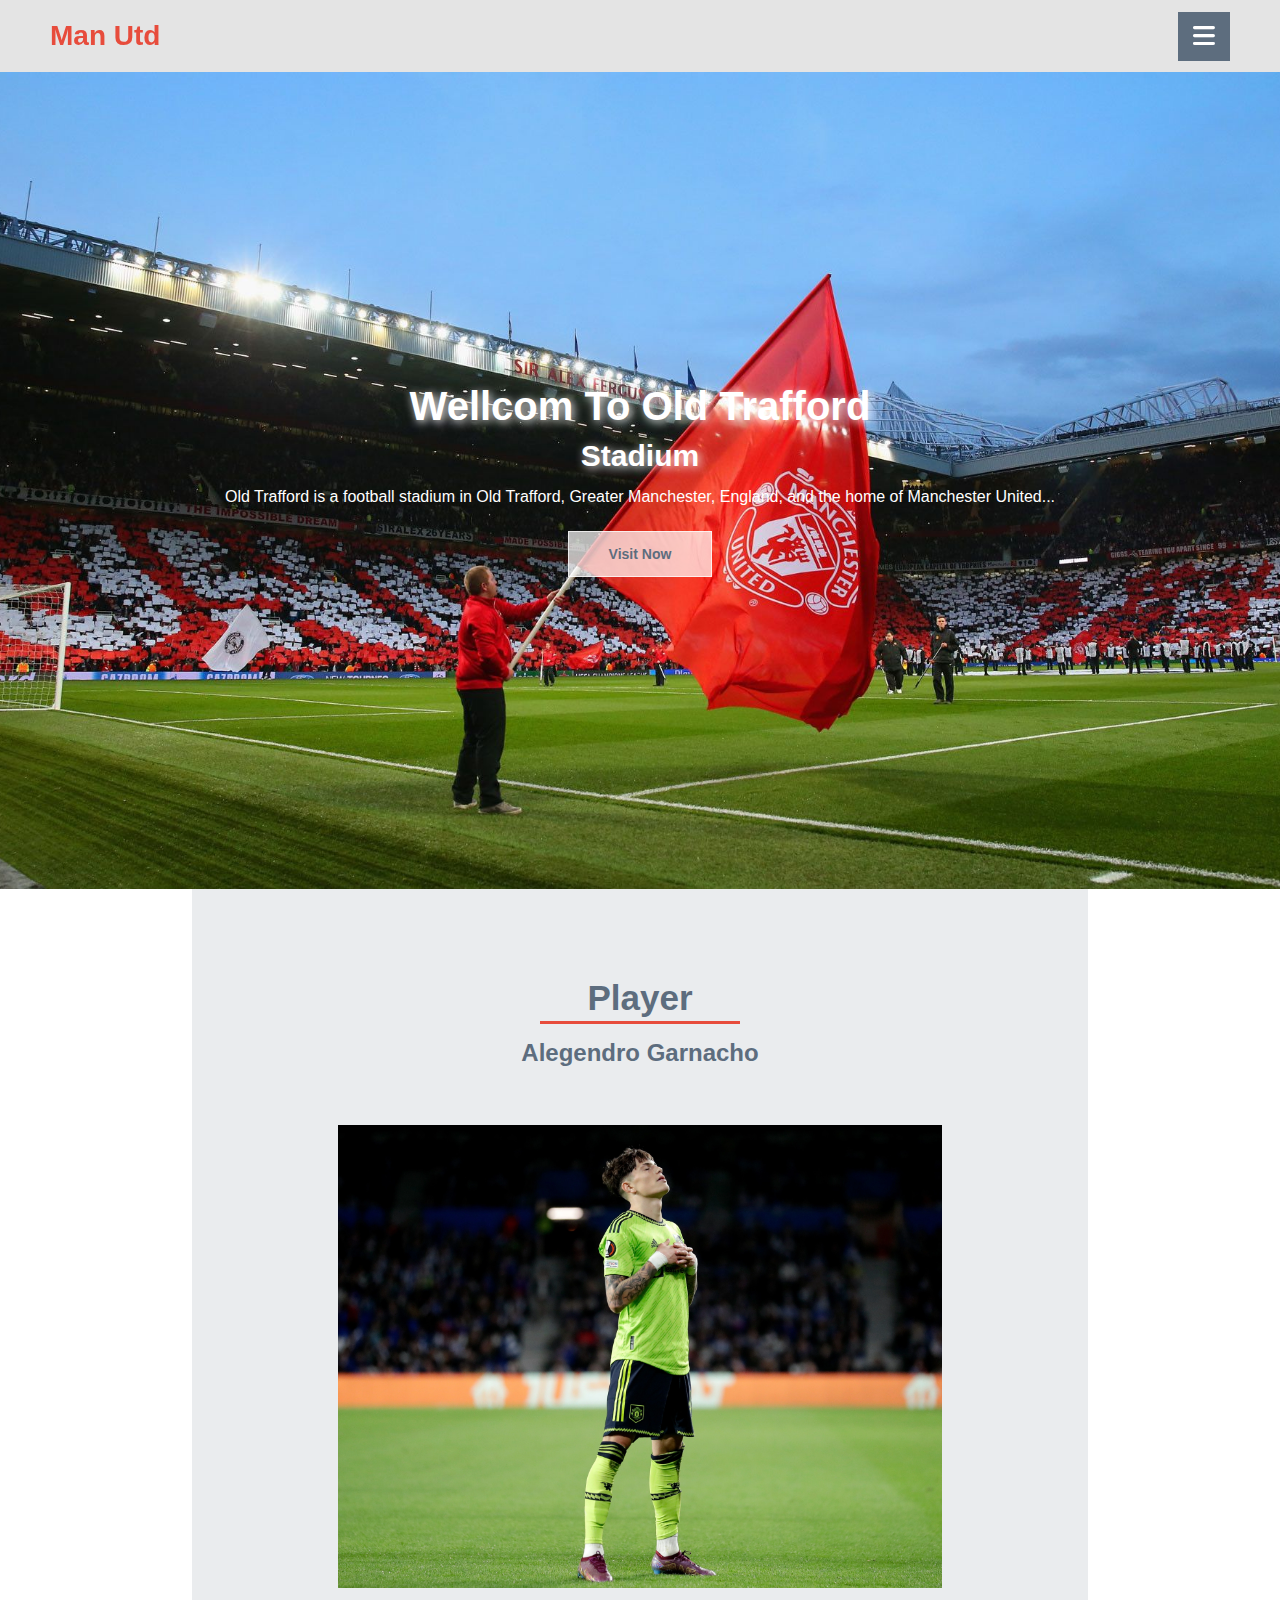
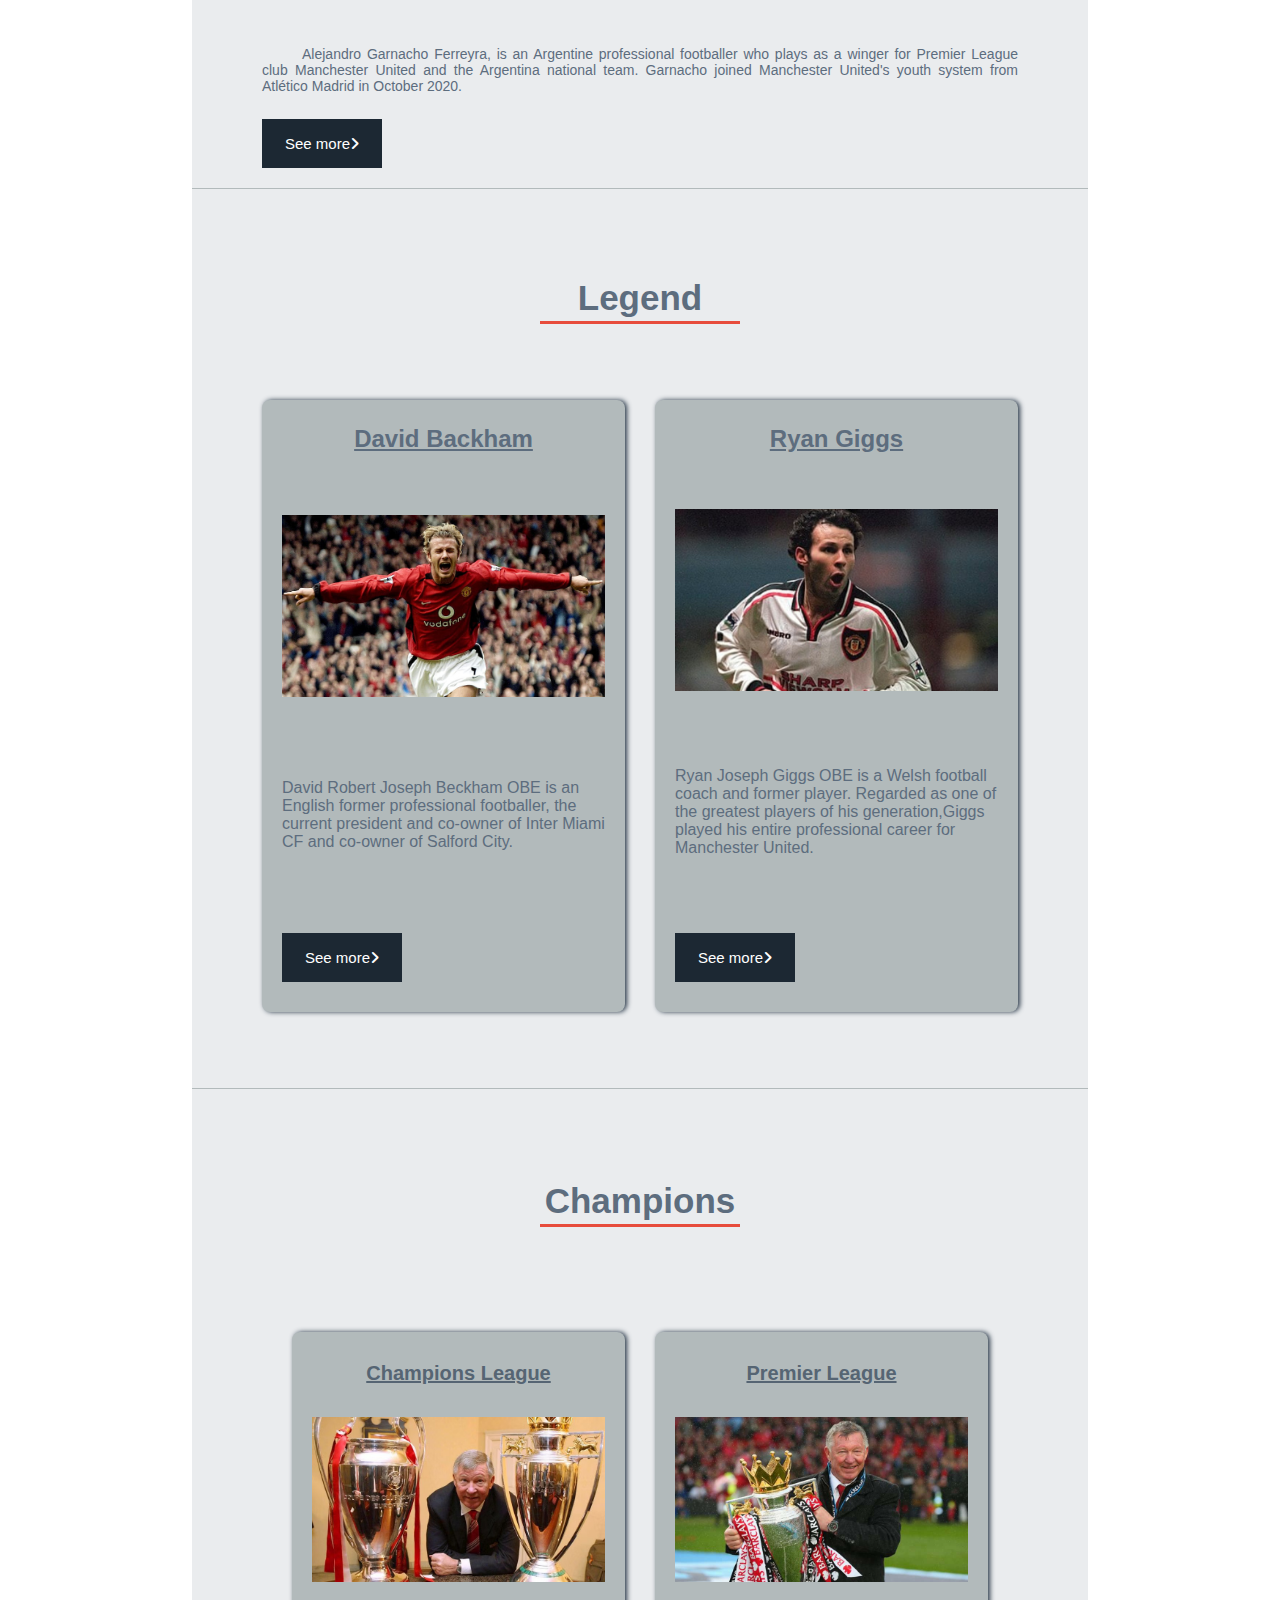
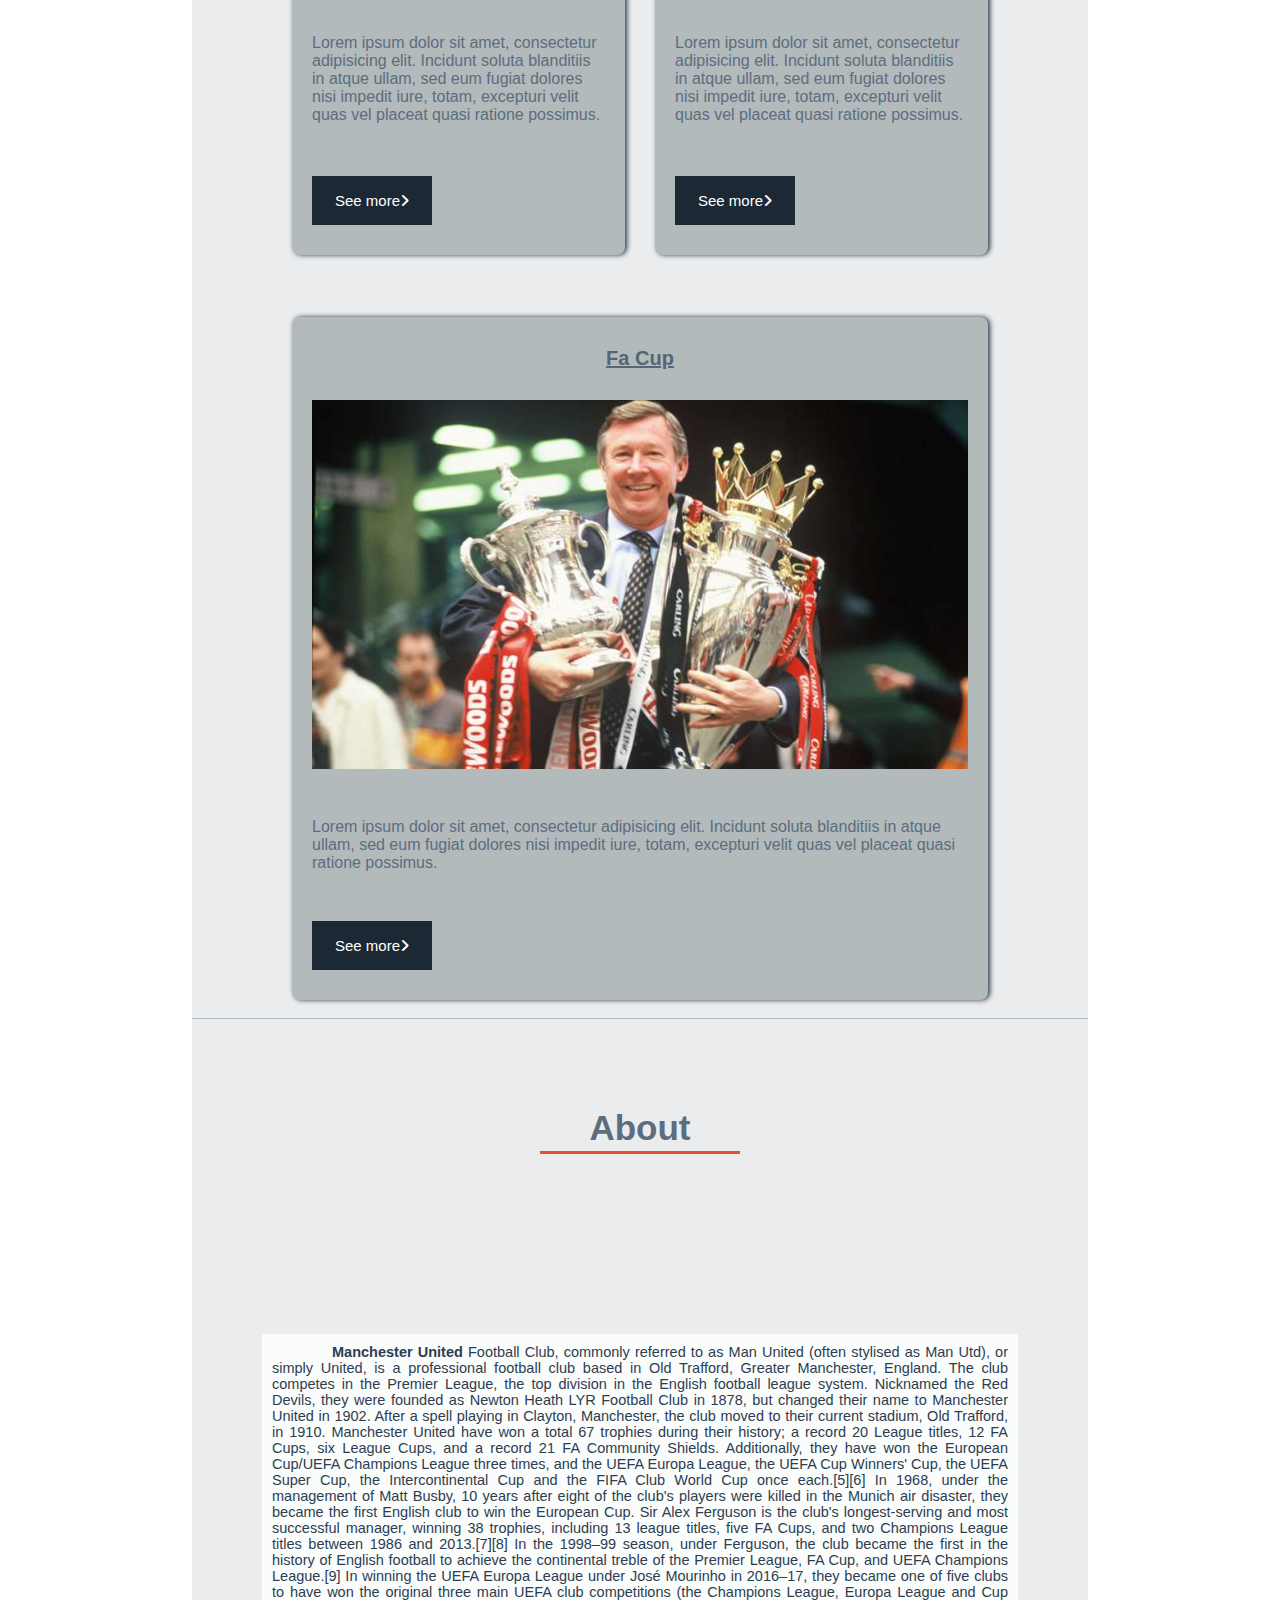
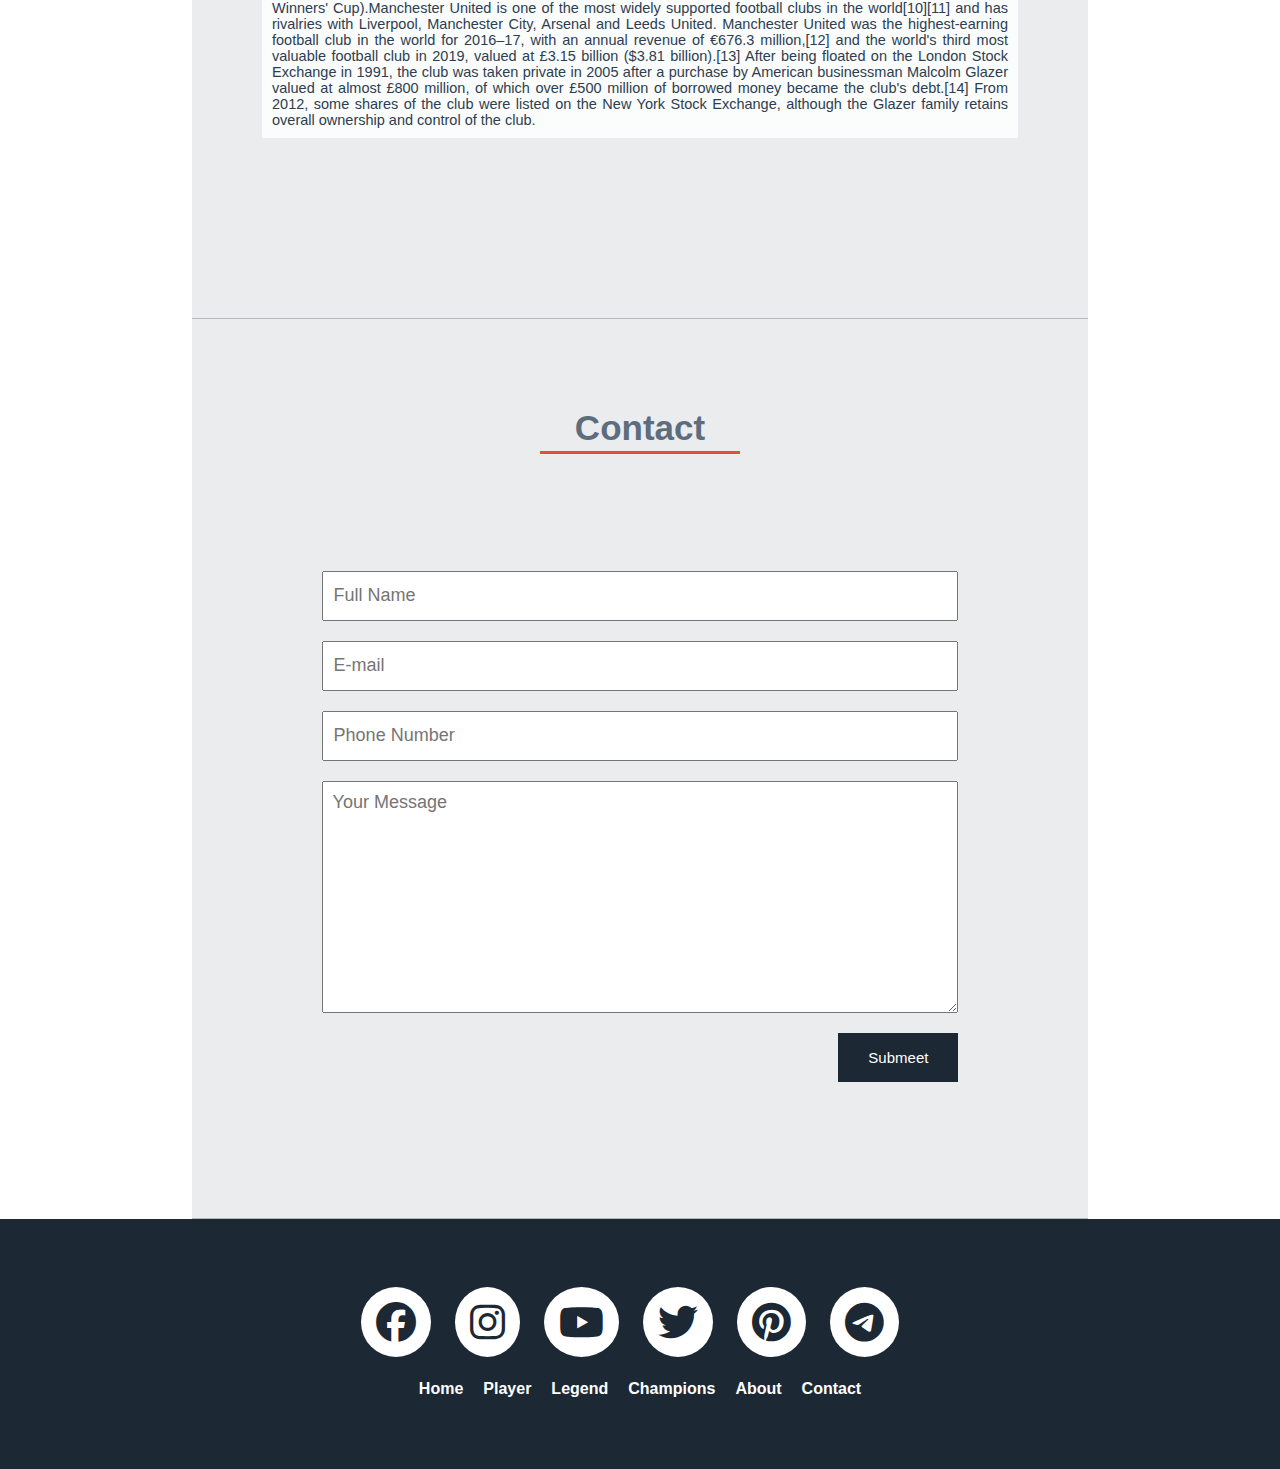
<file: index.html>
<!DOCTYPE html>
<html lang="en">
<head>
    <meta charset="UTF-8">
    <meta name="viewport" content="width=device-width, initial-scale=1.0">
    <link rel="stylesheet" href="css/style.css">
    <link rel="stylesheet" href="https://cdnjs.cloudflare.com/ajax/libs/font-awesome/6.4.0/css/all.min.css">
    <link rel="icon" href="img/logo_utd.png">
    <title>Man Utd</title>
</head>
<body>
    <div class="container">
        <!-- navbar -->
        <nav class="navbar">
            <!-- logo -->
            <div class="logo">
                <a href="#">man utd</a>
            </div>
            <!-- end logo -->
            <!-- responsive navbar -->
            <div class="responsive-navbar">
                <!-- navbar center -->
                <ul class="navbar-center">
                    <li><a href="index.html" class="active">home</a></li>
                    <li><a href="html/player.html">player</a></li>
                    <li><a href="html/legend.html">legend</a></li>
                    <li><a href="html/champions.html">champions</a></li>
                    <li><a href="html/about.html">about</a></li>
                    <li><a href="html/contact.html">contact</a></li>
                </ul>  
                <!-- end navbar center -->
                <!-- navbar right -->
                <div class="navbar-right">
                    <div class="search-box">
                        <input type="text" placeholder="Search...">
                        <i class="fas fa-search"></i>
                    </div>
                        <i class="fa-regular fa-user user"></i>
                </div>
                <!-- end navbar right -->
            </div>
            <!-- end responsive navbar -->
            <!-- hamburger -->
            <div class="hambugar">
                    <i class="fa-solid fa-bars"></i>
            </div>
            <!-- end hamburger -->
        </nav>
        <!-- end navbar -->
        <!-- image -->
        <div class="image">
            <!-- modal -->
            <div class="modal">
                <h1>wellcom to old trafford</h1>
                <h2>stadium</h2>
                <p>Old Trafford is a football stadium in Old Trafford, Greater Manchester, England, and the home of Manchester United...</p>
                <a href="#">visit now</a>
            </div>
            <!-- end modal -->
        </div>
        <!-- end image -->
        <!-- player section -->
        <section class="player" id="player">
            <!-- title -->
            <div class="title">
               <h1>player</h1>
               <div class="line"></div>
            </div>
            <!-- end title -->
            <!-- detail -->
            <div class="detail">
                <h2 class="detail-title"> 
                    alegendro garnacho
                </h2>
                <img src="img/garnacho.webp" alt="sad">
                <p class="discription">Alejandro Garnacho Ferreyra, is an Argentine professional footballer who plays as a winger for Premier League club Manchester United and the Argentina national team. Garnacho joined Manchester United's youth system from Atlético Madrid in October 2020.</p>
                <a href="#" class="btn" style="margin-right: auto;">See more<i class="fa-sharp fa-solid fa-angle-right"></i></a>
            </div>
            <!-- end detail -->
        </section>
        <!-- end player section -->
        <!-- legend section -->
        <section class="legend" id="legend">
            <!-- title -->
            <div class="title">
                <h1>legend</h1>
                <div class="line"></div>
            </div>
            <!-- end title -->
            <!-- detail -->
            <div class="detail">
                <!-- content-legend-1 -->
                <div class="content-legend">
                    <h2>david backham</h2>
                    <img src="img/backham1.jpg" alt="">
                    <p class="discription">David Robert Joseph Beckham OBE is an English former professional footballer, the current president and co-owner of Inter Miami CF and co-owner of Salford City.</p>
                    <a href="#" class="btn" style="margin-right: auto;">See more<i class="fa-sharp fa-solid fa-angle-right"></i></a>
                </div>
                <!-- end content-legend-1 -->
                <!-- content-legend-2-->
                <div class="content-legend">
                    <h2>ryan giggs</h2>
                    <img src="img/giggs4.jpg" alt="">
                    <p class="discription">Ryan Joseph Giggs OBE is a Welsh football coach and former player. Regarded as one of the greatest players of his generation,Giggs played his entire professional career for Manchester United.</p>
                    <a href="#" class="btn" style="margin-right: auto;">See more<i class="fa-sharp fa-solid fa-angle-right"></i></a>
                </div>
                <!-- end content-legend-2-->
            </div>
            <!-- end detail -->
        </section>
        <!-- end legend section -->
        <!-- champions section -->
        <section class="champions" id="champions">
            <!-- title -->
            <div class="title">
                <h1>champions</h1>
                <div class="line"></div>
            </div>
            <!-- end title -->
            <!-- detail -->
            <div class="detail">
                <!-- content-detail-1 -->
                <div class="content-champions">
                    <h2>champions league</h2>
                    <img src="img/sir1.avif" alt="">
                    <p class="discription">Lorem ipsum dolor sit amet, consectetur adipisicing elit. Incidunt soluta blanditiis in atque ullam, sed eum fugiat dolores nisi impedit iure, totam, excepturi velit quas vel placeat quasi ratione possimus.</p>
                    <a href="#" class="btn" style="margin-right: auto;">See more<i class="fa-sharp fa-solid fa-angle-right"></i></a>
                </div>
                <!-- end content-detail-1 -->
                <!-- content-detail-2 -->
                <div class="content-champions">
                    <h2>premier league</h2>
                    <img src="img/sir2.jpg" alt="">
                    <p class="discription">Lorem ipsum dolor sit amet, consectetur adipisicing elit. Incidunt soluta blanditiis in atque ullam, sed eum fugiat dolores nisi impedit iure, totam, excepturi velit quas vel placeat quasi ratione possimus.</p>
                    <a href="#" class="btn" style="margin-right: auto;">See more<i class="fa-sharp fa-solid fa-angle-right"></i></a>
                </div>
                 <!-- end content-detail-2 -->
                <!-- content-detail-3 -->
                <div class="content-champions">
                    <h2>fa cup</h2>
                    <img src="img/sir3.jpg" alt="">
                    <p class="discription">Lorem ipsum dolor sit amet, consectetur adipisicing elit. Incidunt soluta blanditiis in atque ullam, sed eum fugiat dolores nisi impedit iure, totam, excepturi velit quas vel placeat quasi ratione possimus.</p>
                    <a href="#" class="btn" style="margin-right: auto;">See more<i class="fa-sharp fa-solid fa-angle-right"></i></a>
                     <!-- end content-detail-3 -->
                </div>
            </div>
            <!-- end detail -->
        </section>
        <!-- end champions section -->
        <!-- about section -->
        <section class="about" id="about">
             <!-- title -->
             <div class="title">
                <h1>about</h1>
                <div class="line"></div>
            </div>
            <!-- end title -->
            <!-- detail -->
            <div class="detail">
                <p class="discription">
                    <b>Manchester United</b> Football Club, commonly referred to as Man United (often stylised as Man Utd), or simply United, is a professional football club based in Old Trafford, Greater Manchester, England. The club competes in the Premier League, the top division in the English football league system. Nicknamed the Red Devils, they were founded as Newton Heath LYR Football Club in 1878, but changed their name to Manchester United in 1902. After a spell playing in Clayton, Manchester, the club moved to their current stadium, Old Trafford, in 1910.
                    Manchester United have won a total 67 trophies during their history; a record 20 League titles, 12 FA Cups, six League Cups, and a record 21 FA Community Shields. Additionally, they have won the European Cup/UEFA Champions League three times, and the UEFA Europa League, the UEFA Cup Winners' Cup, the UEFA Super Cup, the Intercontinental Cup and the FIFA Club World Cup once each.[5][6] In 1968, under the management of Matt Busby, 10 years after eight of the club's players were killed in the Munich air disaster, they became the first English club to win the European Cup. Sir Alex Ferguson is the club's longest-serving and most successful manager, winning 38 trophies, including 13 league titles, five FA Cups, and two Champions League titles between 1986 and 2013.[7][8] In the 1998–99 season, under Ferguson, the club became the first in the history of English football to achieve the continental treble of the Premier League, FA Cup, and UEFA Champions League.[9] In winning the UEFA Europa League under José Mourinho in 2016–17, they became one of five clubs to have won the original three main UEFA club competitions (the Champions League, Europa League and Cup Winners' Cup).Manchester United is one of the most widely supported football clubs in the world[10][11] and has rivalries with Liverpool, Manchester City, Arsenal and Leeds United. Manchester United was the highest-earning football club in the world for 2016–17, with an annual revenue of €676.3 million,[12] and the world's third most valuable football club in 2019, valued at £3.15 billion ($3.81 billion).[13] After being floated on the London Stock Exchange in 1991, the club was taken private in 2005 after a purchase by American businessman Malcolm Glazer valued at almost £800 million, of which over £500 million of borrowed money became the club's debt.[14] From 2012, some shares of the club were listed on the New York Stock Exchange, although the Glazer family retains overall ownership and control of the club.
                </p>
            </div>
            <!-- end detale -->
        </section>
        <!-- end about section -->
        <!-- contact section -->
        <section class="contact" id="contact">
             <!-- title -->
             <div class="title">
                <h1>contact</h1>
                <div class="line"></div>
            </div>
            <!-- end title -->
            <!-- detail -->
            <div class="detail">
                <form>
                    <input type="text" placeholder="Full Name">
                    <input type="email" placeholder="E-mail">
                    <input type="number" placeholder="Phone Number">
                    <textarea placeholder="Your Message" cols="30" rows="10"></textarea>
                    <a href="#" class="btn" style="margin-left: auto;">Submeet</i></a>
                </form>
            </div>
            <!-- end detail -->
        </section>
        <!-- end contact section -->
    </div>
    <!-- footer -->
    <footer class="footer">
        <!-- icon social -->
        <div class="social-icon">
            <i class="fab fa-facebook"></i>
            <i class="fab fa-instagram"></i> 
            <i class="fab fa-youtube"></i>
            <i class="fab fa-twitter"></i>
            <i class="fab fa-pinterest"></i>
            <i class="fab fa-telegram"></i>
        </div>
        <!-- end social -->
        <!-- navbar footer -->
        <ul class="navbar-footer">
            <li><a href="#" class="active">home</a></li>
            <li><a href="#player">player</a></li>
            <li><a href="#legend">legend</a></li>
            <li><a href="#champions">champions</a></li>
            <li><a href="#about">about</a></li>
            <li><a href="#contact">contact</a></li>
        </ul>  
        <!-- end navbar footer -->
    </footer>
    <!-- end footer -->
    <!-- script js -->
    <script src="js/website1.js"></script>
    <!-- end script js -->
</body>
</html>
</file>
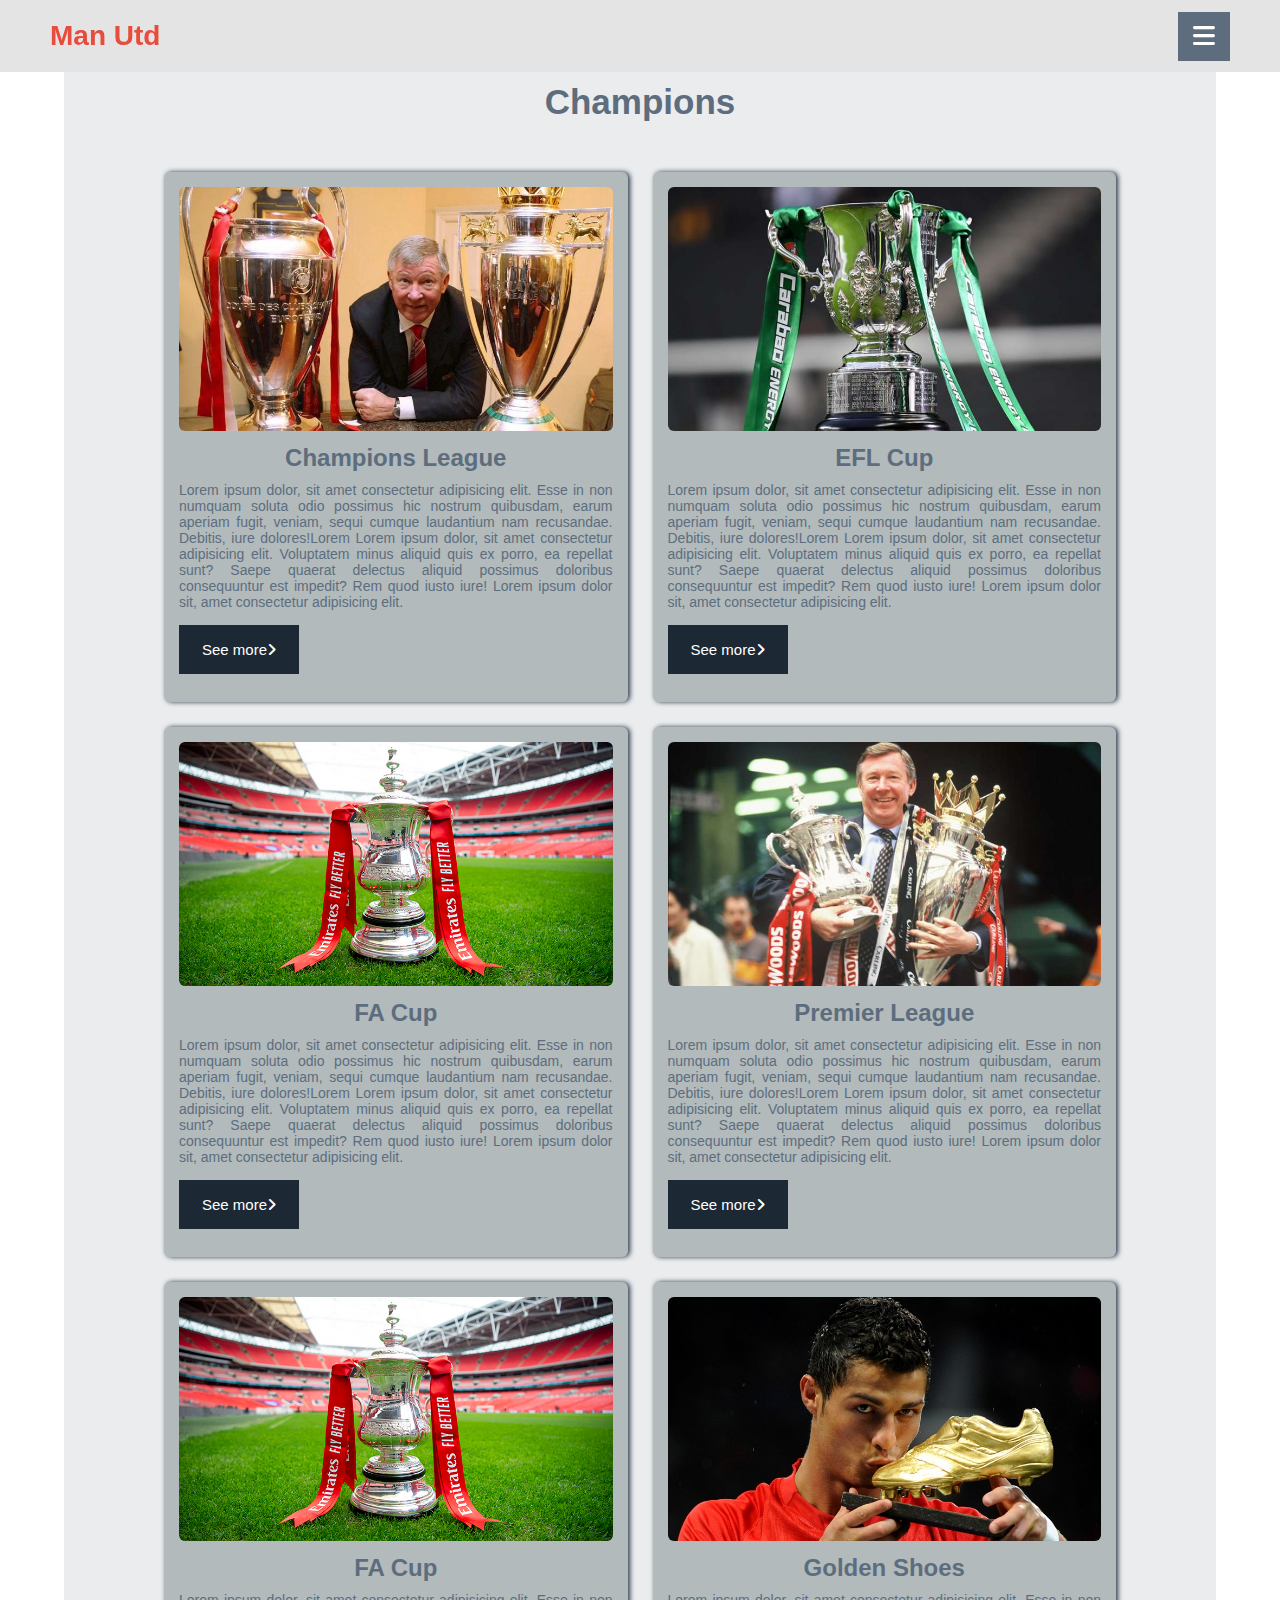
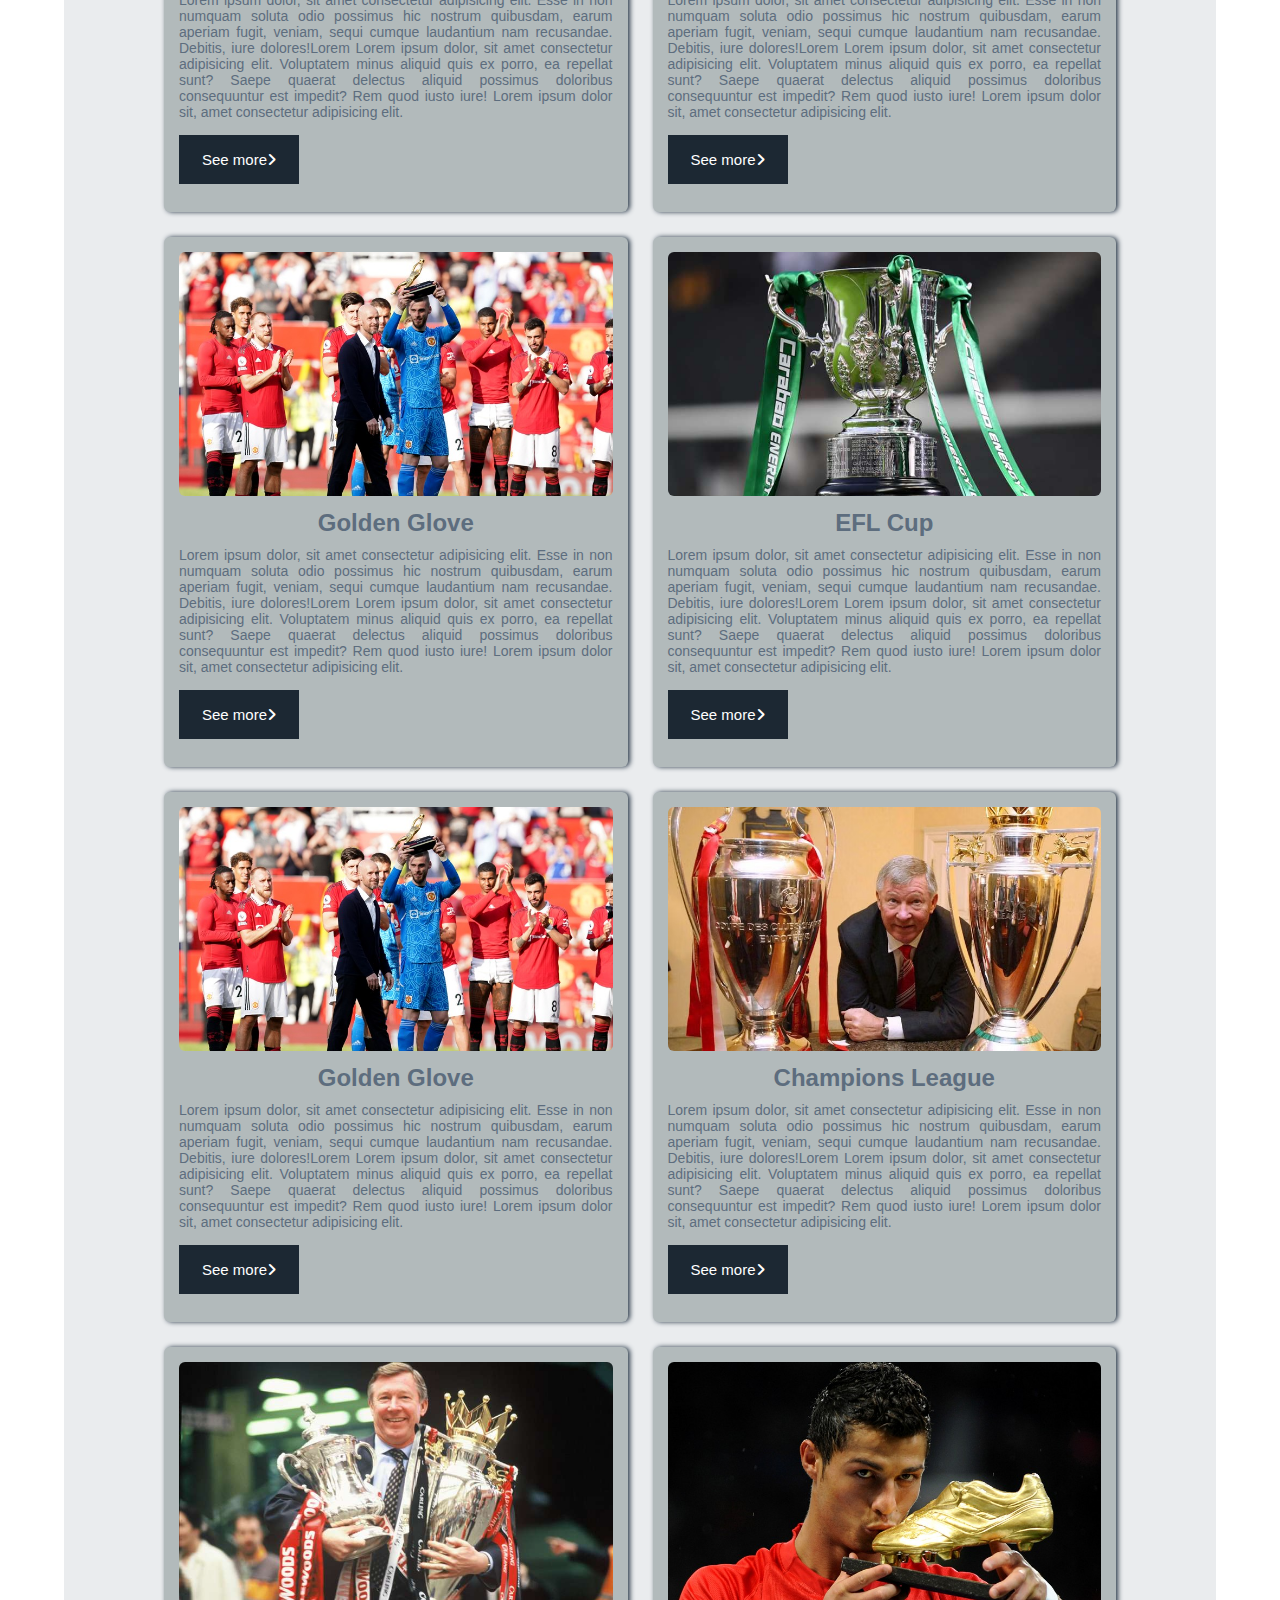
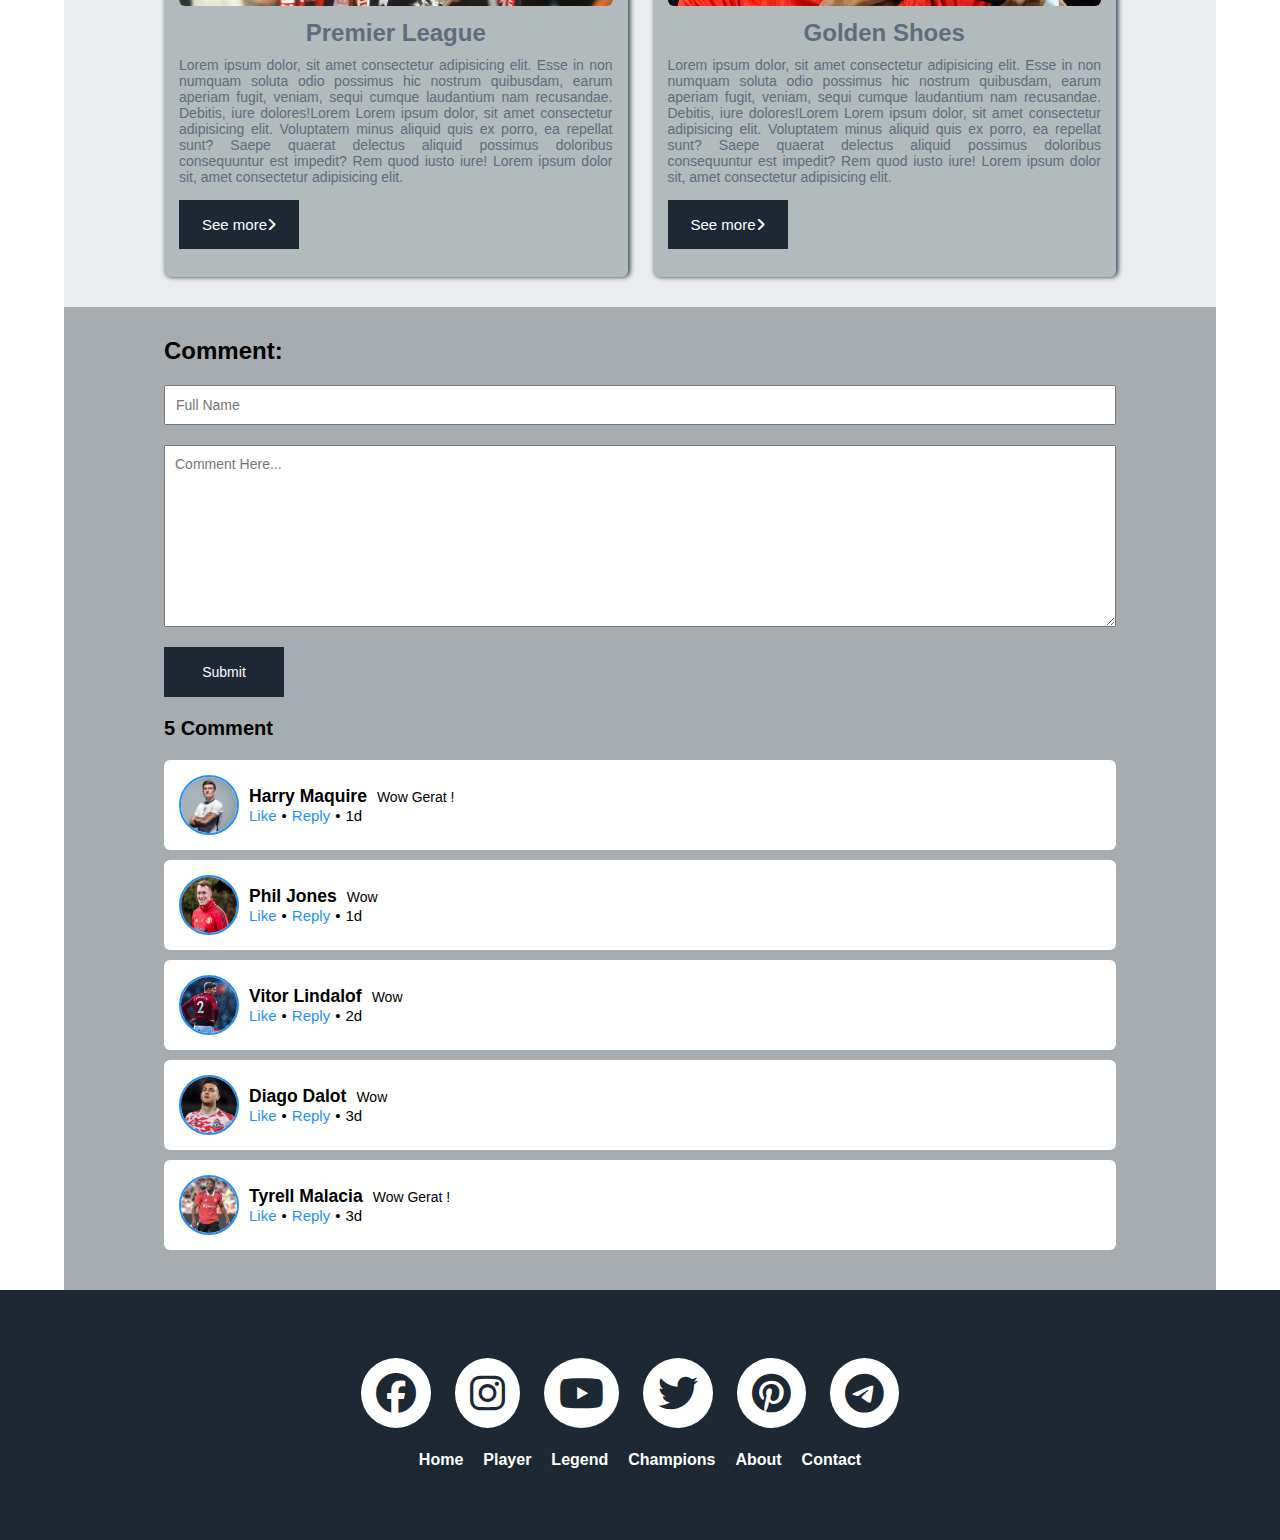
<file: html/champions.html>
<!DOCTYPE html>
<html lang="en">
<head>
    <meta charset="UTF-8">
    <meta name="viewport" content="width=device-width, initial-scale=1.0">
    <link rel="stylesheet" href="../css/style.css">
    <link rel="stylesheet" href="../css/player.css">
    <link rel="stylesheet" href="../css/champions.css">
    <link rel="stylesheet" href="https://cdnjs.cloudflare.com/ajax/libs/font-awesome/6.4.0/css/all.min.css">
    <link rel="icon" href="../img/logo_utd.png">
    <title>Champions</title>
</head>
<body>
    <div class="container">
        <!-- navbar -->
        <nav class="navbar">
            <!-- logo -->
            <div class="logo">
                <a href="#">man utd</a>
            </div>
            <!-- end logo -->
            <!-- responsive navbar -->
            <div class="responsive-navbar">
                <!-- navbar center -->
                <ul class="navbar-center">
                    <li><a href="../index.html">home</a></li>
                    <li><a href="player.html">player</a></li>
                    <li><a href="legend.html">legend</a></li>
                    <li><a href="champions.html" class="active">champions</a></li>
                    <li><a href="about.html">about</a></li>
                    <li><a href="contact.html">contact</a></li>
                </ul>  
                <!-- end navbar center -->
                <!-- navbar right -->
                <div class="navbar-right">
                    <div class="search-box">
                        <input type="text" placeholder="Search...">
                        <i class="fas fa-search"></i>
                    </div>
                        <i class="fa-regular fa-user user"></i>
                </div>
                <!-- end navbar right -->
            </div>
            <!-- end responsive navbar -->
            <!-- hamburger -->
            <div class="hambugar">
                    <i class="fa-solid fa-bars"></i>
            </div>
            <!-- end hamburger -->
        </nav>
        <!-- end navbar -->
        <!-- title champions -->
        <h1 class="title-champions">champions</h1>
        <!-- end title champions -->
         <!-- champions page -->
         <div class="champions-page">
            <!-- top legend -->
            <div class="top-champions">
                <!-- top champions content-1 -->
                <div class="top-champions-content">
                    <img src="../img/sir1.avif" alt="">
                    <h2>champions league</h2>
                    <p class="discription">
                        Lorem ipsum dolor, sit amet consectetur adipisicing elit. Esse in non numquam soluta odio possimus hic nostrum quibusdam, earum aperiam fugit, veniam, sequi cumque laudantium nam recusandae. Debitis, iure dolores!Lorem Lorem ipsum dolor, sit amet consectetur adipisicing elit. Voluptatem minus aliquid quis ex porro, ea repellat sunt? Saepe quaerat delectus aliquid possimus doloribus consequuntur est impedit? Rem quod iusto iure! Lorem ipsum dolor sit, amet consectetur adipisicing elit. 
                    </p>
                    <a href="#" class="btn" style="margin-right: auto;">See more<i class="fa-sharp fa-solid fa-angle-right"></i></a>
                </div>
                <!-- end top champions content-1 -->
                <!-- topchampions content-2 -->
                <div class="top-champions-content">
                    <img src="../img/efl cup.jpg" alt="">
                    <h2>EFL cup</h2>
                    <p class="discription">
                        Lorem ipsum dolor, sit amet consectetur adipisicing elit. Esse in non numquam soluta odio possimus hic nostrum quibusdam, earum aperiam fugit, veniam, sequi cumque laudantium nam recusandae. Debitis, iure dolores!Lorem Lorem ipsum dolor, sit amet consectetur adipisicing elit. Voluptatem minus aliquid quis ex porro, ea repellat sunt? Saepe quaerat delectus aliquid possimus doloribus consequuntur est impedit? Rem quod iusto iure! Lorem ipsum dolor sit, amet consectetur adipisicing elit. 
                    </p>
                    <a href="#" class="btn" style="margin-right: auto;">See more<i class="fa-sharp fa-solid fa-angle-right"></i></a>
                </div>
                <!-- end top champions content-2 -->
                <!-- top champions content-3 -->
                <div class="top-champions-content">
                    <img src="../img/facup.jpg" alt="">
                    <h2>FA cup</h2>
                    <p class="discription">
                        Lorem ipsum dolor, sit amet consectetur adipisicing elit. Esse in non numquam soluta odio possimus hic nostrum quibusdam, earum aperiam fugit, veniam, sequi cumque laudantium nam recusandae. Debitis, iure dolores!Lorem Lorem ipsum dolor, sit amet consectetur adipisicing elit. Voluptatem minus aliquid quis ex porro, ea repellat sunt? Saepe quaerat delectus aliquid possimus doloribus consequuntur est impedit? Rem quod iusto iure! Lorem ipsum dolor sit, amet consectetur adipisicing elit. 
                    </p>
                    <a href="#" class="btn" style="margin-right: auto;">See more<i class="fa-sharp fa-solid fa-angle-right"></i></a>
                </div>
                <!-- end top champions content-3 -->
                <!-- top champions content-4 -->
                <div class="top-champions-content">
                    <img src="../img/sir3.jpg" alt="">
                    <h2>premier league</h2>
                    <p class="discription">
                        Lorem ipsum dolor, sit amet consectetur adipisicing elit. Esse in non numquam soluta odio possimus hic nostrum quibusdam, earum aperiam fugit, veniam, sequi cumque laudantium nam recusandae. Debitis, iure dolores!Lorem Lorem ipsum dolor, sit amet consectetur adipisicing elit. Voluptatem minus aliquid quis ex porro, ea repellat sunt? Saepe quaerat delectus aliquid possimus doloribus consequuntur est impedit? Rem quod iusto iure! Lorem ipsum dolor sit, amet consectetur adipisicing elit. 
                    </p>
                    <a href="#" class="btn" style="margin-right: auto;">See more<i class="fa-sharp fa-solid fa-angle-right"></i></a>
                </div>
                <!-- end top champions content-4 -->
                <!-- top champions content-5 -->
                <div class="top-champions-content">
                    <img src="../img/facup.jpg" alt="">
                    <h2>FA cup</h2>
                    <p class="discription">
                        Lorem ipsum dolor, sit amet consectetur adipisicing elit. Esse in non numquam soluta odio possimus hic nostrum quibusdam, earum aperiam fugit, veniam, sequi cumque laudantium nam recusandae. Debitis, iure dolores!Lorem Lorem ipsum dolor, sit amet consectetur adipisicing elit. Voluptatem minus aliquid quis ex porro, ea repellat sunt? Saepe quaerat delectus aliquid possimus doloribus consequuntur est impedit? Rem quod iusto iure! Lorem ipsum dolor sit, amet consectetur adipisicing elit. 
                    </p>
                    <a href="#" class="btn" style="margin-right: auto;">See more<i class="fa-sharp fa-solid fa-angle-right"></i></a>
                </div>
                <!-- end top champions content-5 -->
                <!-- top champions content-6 -->
                <div class="top-champions-content">
                    <img src="../img/ronaldo1" alt="">
                    <h2>golden shoes</h2>
                    <p class="discription">
                        Lorem ipsum dolor, sit amet consectetur adipisicing elit. Esse in non numquam soluta odio possimus hic nostrum quibusdam, earum aperiam fugit, veniam, sequi cumque laudantium nam recusandae. Debitis, iure dolores!Lorem Lorem ipsum dolor, sit amet consectetur adipisicing elit. Voluptatem minus aliquid quis ex porro, ea repellat sunt? Saepe quaerat delectus aliquid possimus doloribus consequuntur est impedit? Rem quod iusto iure! Lorem ipsum dolor sit, amet consectetur adipisicing elit. 
                    </p>
                    <a href="#" class="btn" style="margin-right: auto;">See more<i class="fa-sharp fa-solid fa-angle-right"></i></a>
                </div>
                <!-- end top champions content-6 -->
                <!-- top champions content-7 -->
                <div class="top-champions-content">
                    <img src="../img/degea1" alt="">
                    <h2>golden glove</h2>
                    <p class="discription">
                        Lorem ipsum dolor, sit amet consectetur adipisicing elit. Esse in non numquam soluta odio possimus hic nostrum quibusdam, earum aperiam fugit, veniam, sequi cumque laudantium nam recusandae. Debitis, iure dolores!Lorem Lorem ipsum dolor, sit amet consectetur adipisicing elit. Voluptatem minus aliquid quis ex porro, ea repellat sunt? Saepe quaerat delectus aliquid possimus doloribus consequuntur est impedit? Rem quod iusto iure! Lorem ipsum dolor sit, amet consectetur adipisicing elit. 
                    </p>
                    <a href="#" class="btn" style="margin-right: auto;">See more<i class="fa-sharp fa-solid fa-angle-right"></i></a>
                </div>
                <!-- end top champions content-7 -->
                <!-- top champions content-8 -->
                <div class="top-champions-content">
                    <img src="../img/efl cup.jpg" alt="">
                    <h2>EFL cup</h2>
                    <p class="discription">
                        Lorem ipsum dolor, sit amet consectetur adipisicing elit. Esse in non numquam soluta odio possimus hic nostrum quibusdam, earum aperiam fugit, veniam, sequi cumque laudantium nam recusandae. Debitis, iure dolores!Lorem Lorem ipsum dolor, sit amet consectetur adipisicing elit. Voluptatem minus aliquid quis ex porro, ea repellat sunt? Saepe quaerat delectus aliquid possimus doloribus consequuntur est impedit? Rem quod iusto iure! Lorem ipsum dolor sit, amet consectetur adipisicing elit. 
                    </p>
                    <a href="#" class="btn" style="margin-right: auto;">See more<i class="fa-sharp fa-solid fa-angle-right"></i></a>
                </div>
                <!-- end top champions content-8 -->
                <!-- top champions content-9 -->
                <div class="top-champions-content">
                    <img src="../img/degea1" alt="">
                    <h2>golden glove</h2>
                    <p class="discription">
                        Lorem ipsum dolor, sit amet consectetur adipisicing elit. Esse in non numquam soluta odio possimus hic nostrum quibusdam, earum aperiam fugit, veniam, sequi cumque laudantium nam recusandae. Debitis, iure dolores!Lorem Lorem ipsum dolor, sit amet consectetur adipisicing elit. Voluptatem minus aliquid quis ex porro, ea repellat sunt? Saepe quaerat delectus aliquid possimus doloribus consequuntur est impedit? Rem quod iusto iure! Lorem ipsum dolor sit, amet consectetur adipisicing elit. 
                    </p>
                    <a href="#" class="btn" style="margin-right: auto;">See more<i class="fa-sharp fa-solid fa-angle-right"></i></a>
                </div>
                <!-- end top champions content-9 -->
                <!-- topchampions content-10 -->
                <div class="top-champions-content">
                    <img src="../img/sir1.avif" alt="">
                    <h2>champions league</h2>
                    <p class="discription">
                        Lorem ipsum dolor, sit amet consectetur adipisicing elit. Esse in non numquam soluta odio possimus hic nostrum quibusdam, earum aperiam fugit, veniam, sequi cumque laudantium nam recusandae. Debitis, iure dolores!Lorem Lorem ipsum dolor, sit amet consectetur adipisicing elit. Voluptatem minus aliquid quis ex porro, ea repellat sunt? Saepe quaerat delectus aliquid possimus doloribus consequuntur est impedit? Rem quod iusto iure! Lorem ipsum dolor sit, amet consectetur adipisicing elit. 
                    </p>
                    <a href="#" class="btn" style="margin-right: auto;">See more<i class="fa-sharp fa-solid fa-angle-right"></i></a>
                </div>
                <!-- end top champions content-10 -->
                <!-- top champions content-11 -->
                <div class="top-champions-content">
                    <img src="../img/sir3.jpg" alt="">
                    <h2>premier league</h2>
                    <p class="discription">
                        Lorem ipsum dolor, sit amet consectetur adipisicing elit. Esse in non numquam soluta odio possimus hic nostrum quibusdam, earum aperiam fugit, veniam, sequi cumque laudantium nam recusandae. Debitis, iure dolores!Lorem Lorem ipsum dolor, sit amet consectetur adipisicing elit. Voluptatem minus aliquid quis ex porro, ea repellat sunt? Saepe quaerat delectus aliquid possimus doloribus consequuntur est impedit? Rem quod iusto iure! Lorem ipsum dolor sit, amet consectetur adipisicing elit. 
                    </p>
                    <a href="#" class="btn" style="margin-right: auto;">See more<i class="fa-sharp fa-solid fa-angle-right"></i></a>
                </div>
                <!-- end top champions content-11 -->
                <!-- top champions content-12 -->
                <div class="top-champions-content">
                    <img src="../img/ronaldo1" alt="">
                    <h2>golden shoes</h2>
                    <p class="discription">
                        Lorem ipsum dolor, sit amet consectetur adipisicing elit. Esse in non numquam soluta odio possimus hic nostrum quibusdam, earum aperiam fugit, veniam, sequi cumque laudantium nam recusandae. Debitis, iure dolores!Lorem Lorem ipsum dolor, sit amet consectetur adipisicing elit. Voluptatem minus aliquid quis ex porro, ea repellat sunt? Saepe quaerat delectus aliquid possimus doloribus consequuntur est impedit? Rem quod iusto iure! Lorem ipsum dolor sit, amet consectetur adipisicing elit. 
                    </p>
                    <a href="#" class="btn" style="margin-right: auto;">See more<i class="fa-sharp fa-solid fa-angle-right"></i></a>
                </div>
                <!-- end top champions content-12 -->
            </div>
            <!-- end top champions -->
        </div>
        <!-- end champions page -->
        <div class="comment">
            <h2>Comment:</h2>
            <form>
                <input type="text" placeholder="Full Name">
                <textarea placeholder="Comment Here..." cols="30" rows="10"></textarea>
                <input type="submit" value="Submit" class="btn" style=" border: none; cursor: pointer; font-size: 14px; height: 50px;">
            </form>
            <h4>5 Comment</h4>
            <!-- status comment-1 -->
            <div class="comment-status">
                <img src="../img/maquire4.jpg" alt="">
                <div class="active-comment">
                    <div class="comment-word">
                        <h3 class="username">harry maquire</h3>
                        <p class="comment-article">wow gerat !</p>
                    </div>
                    <div class="activity">
                        <a href="#">like</a> • <a href="#">reply</a> • <p class="time">1d</p>
                    </div>
                </div>
            </div>
            <!-- end status comment-1 -->
            <!-- status comment-2 -->
            <div class="comment-status">
                <img src="../img/jones1.jpg" alt="">
                <div class="active-comment">
                    <div class="comment-word">
                        <h3 class="username">phil jones</h3>
                        <p class="comment-article">wow</p>
                    </div>
                    <div class="activity">
                        <a href="#">like</a> • <a href="#">reply</a> • <p class="time">1d</p>
                    </div>
                </div>
            </div>
            <!-- end status comment-2 -->
            <!-- status comment-3 -->
            <div class="comment-status">
                <img src="../img/lindalof1.jpg" alt="">
                <div class="active-comment">
                    <div class="comment-word">
                        <h3 class="username">vitor lindalof</h3>
                        <p class="comment-article">wow</p>
                    </div>
                    <div class="activity">
                        <a href="#">like</a> • <a href="#">reply</a> • <p class="time">2d</p>
                    </div>
                </div>
            </div>
            <!-- end status comment-3 -->
            <!-- status comment-4 -->
            <div class="comment-status">
                <img src="../img/dalot.webp" alt="">
                <div class="active-comment">
                    <div class="comment-word">
                        <h3 class="username">diago dalot</h3>
                        <p class="comment-article">wow</p>
                    </div>
                    <div class="activity">
                        <a href="#">like</a> • <a href="#">reply</a> • <p class="time">3d</p>
                    </div>
                </div>
            </div>
            <!-- end status comment-4 -->
            <!-- status comment-5 -->
            <div class="comment-status">
                <img src="../img/malacia.webp" alt="">
                <div class="active-comment">
                    <div class="comment-word">
                        <h3 class="username">tyrell malacia</h3>
                        <p class="comment-article">wow gerat !</p>
                    </div>
                    <div class="activity">
                        <a href="#">like</a> • <a href="#">reply</a> • <p class="time">3d</p>
                    </div>
                </div>
            </div>
            <!-- end status comment-5 -->
        </div>
        <!-- end comment -->
        <!-- footer -->
        <footer class="footer">
            <!-- icon social -->
            <div class="social-icon">
                <i class="fab fa-facebook"></i>
                <i class="fab fa-instagram"></i> 
                <i class="fab fa-youtube"></i>
                <i class="fab fa-twitter"></i>
                <i class="fab fa-pinterest"></i>
                <i class="fab fa-telegram"></i>
            </div>
            <!-- end social -->
            <!-- navbar footer -->
            <ul class="navbar-footer">
                <li><a href="#" class="active">home</a></li>
                <li><a href="#player">player</a></li>
                <li><a href="#legend">legend</a></li>
                <li><a href="#champions">champions</a></li>
                <li><a href="#about">about</a></li>
                <li><a href="#contact">contact</a></li>
            </ul>  
            <!-- end navbar footer -->
        </footer>
        <!-- end footer -->
    </div>
    <!-- script js -->
    <script src="../js/website1.js"></script>
    <!-- end script js -->
</body>
</html>
</file>
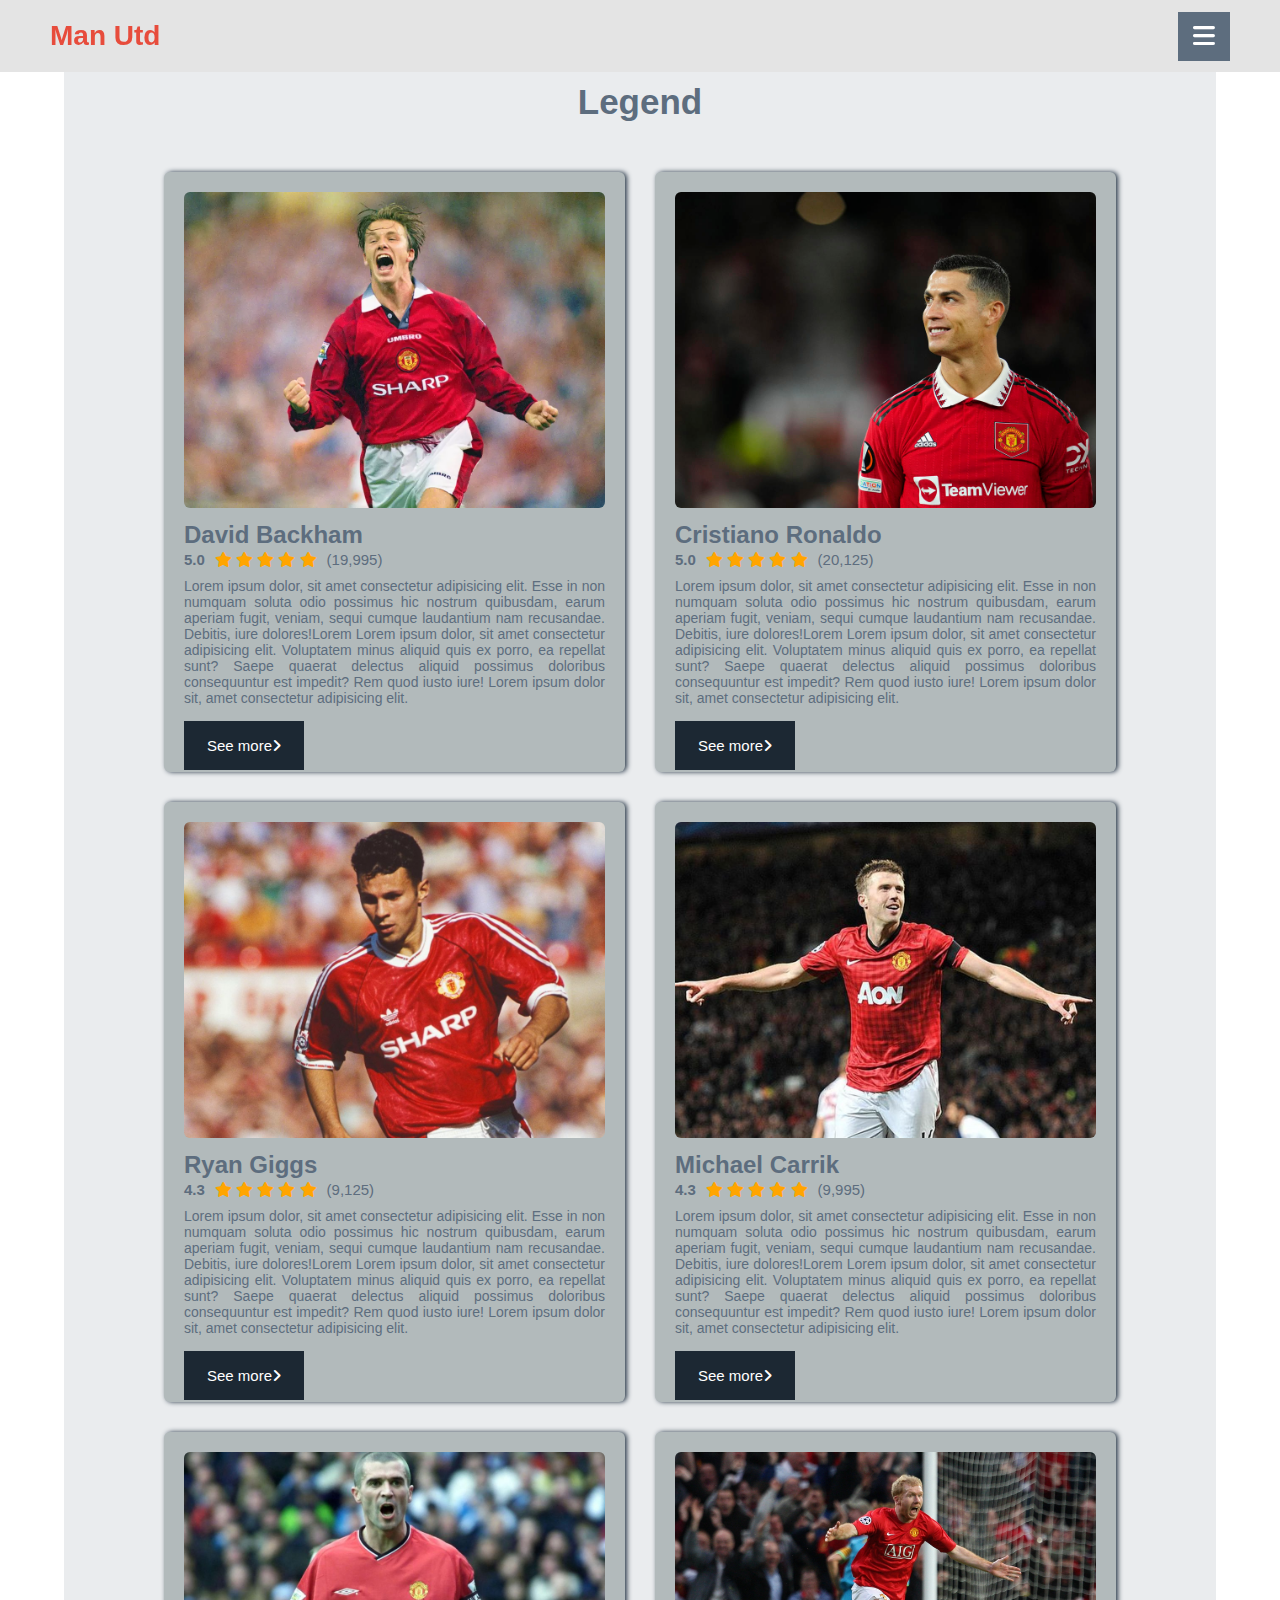
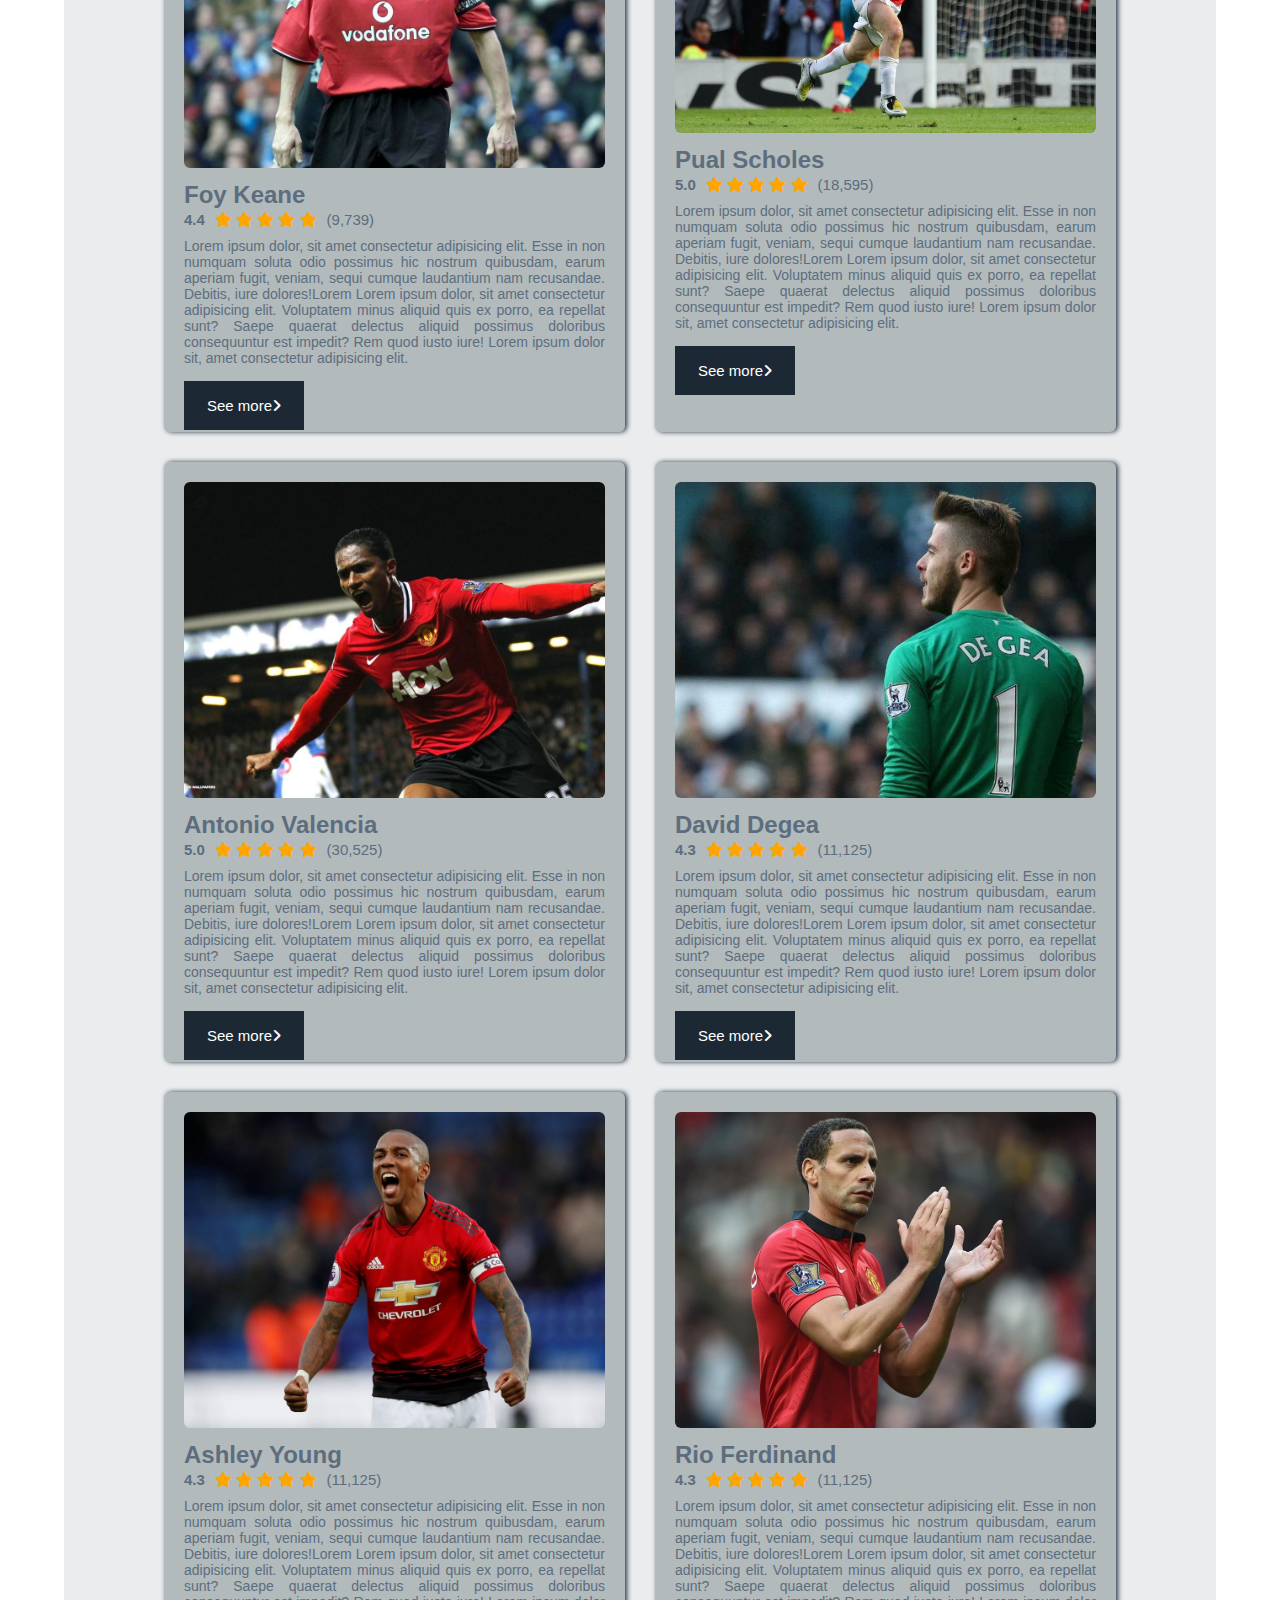
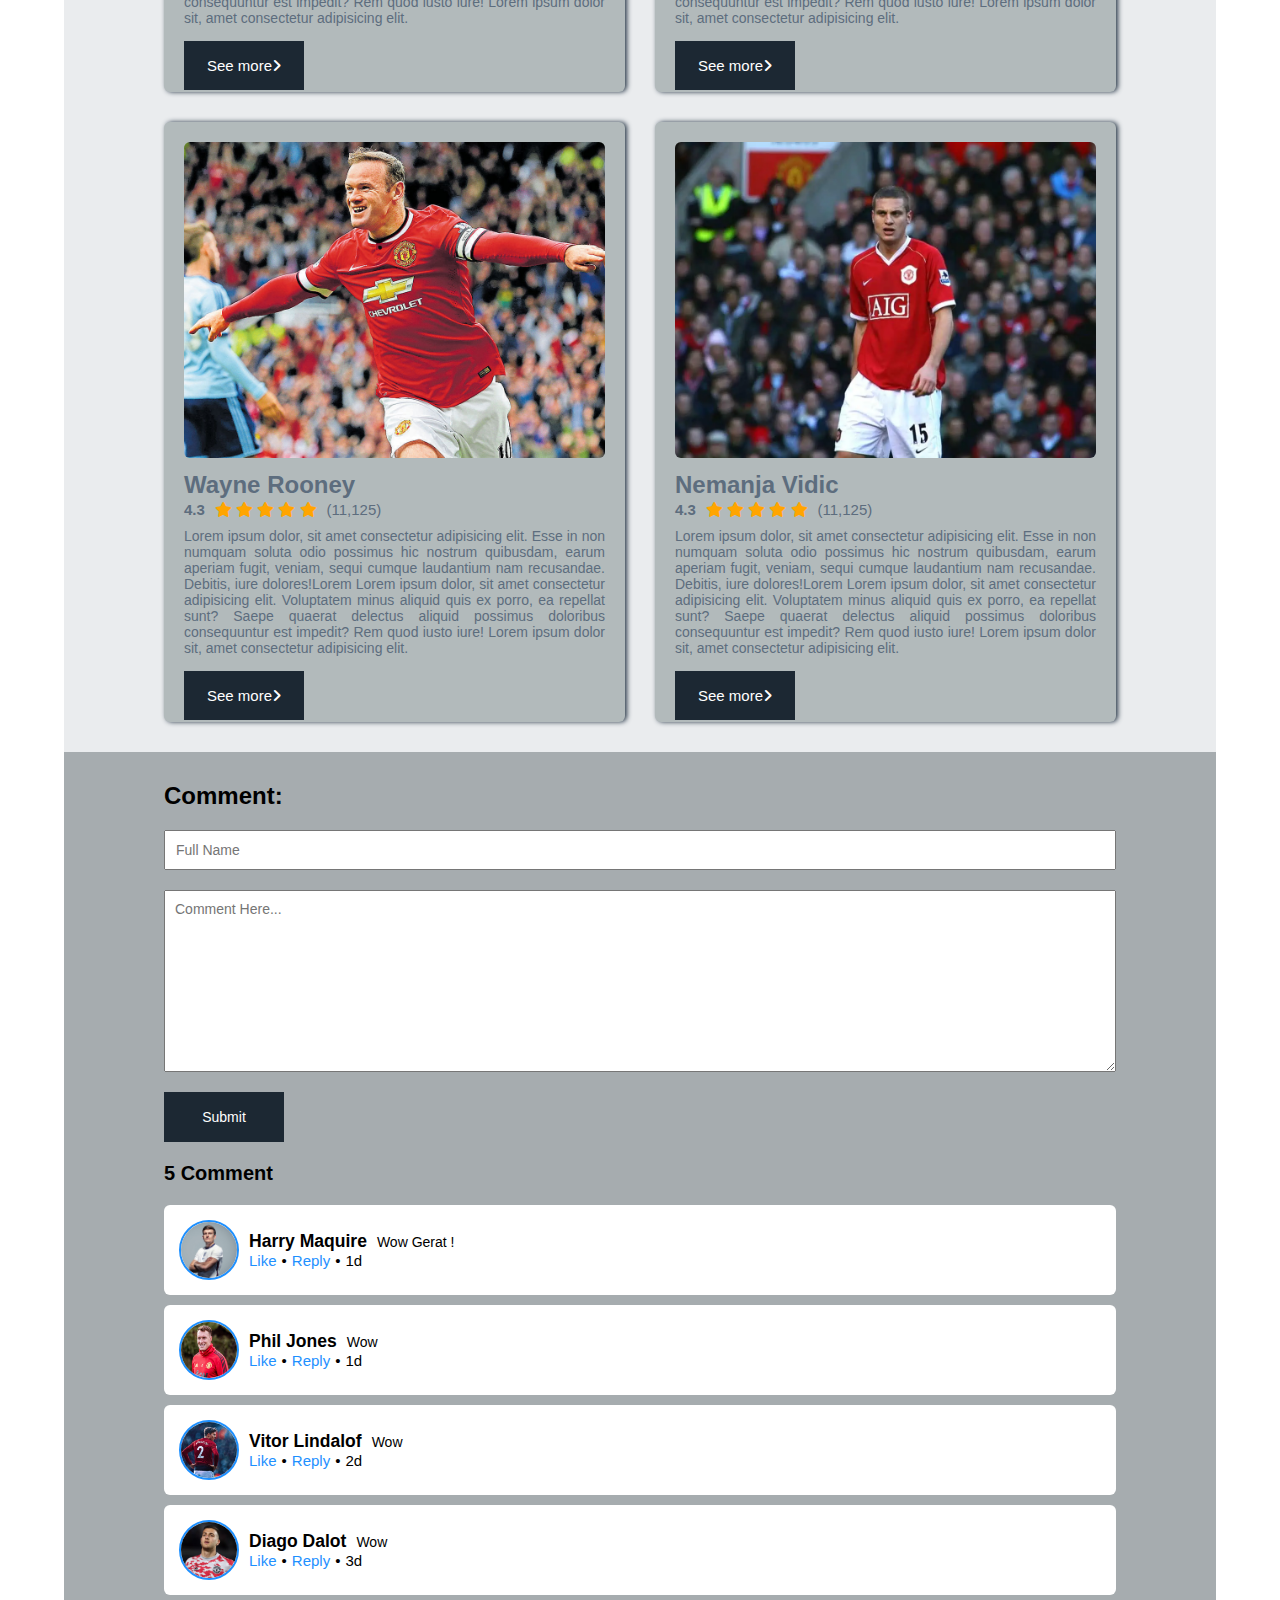
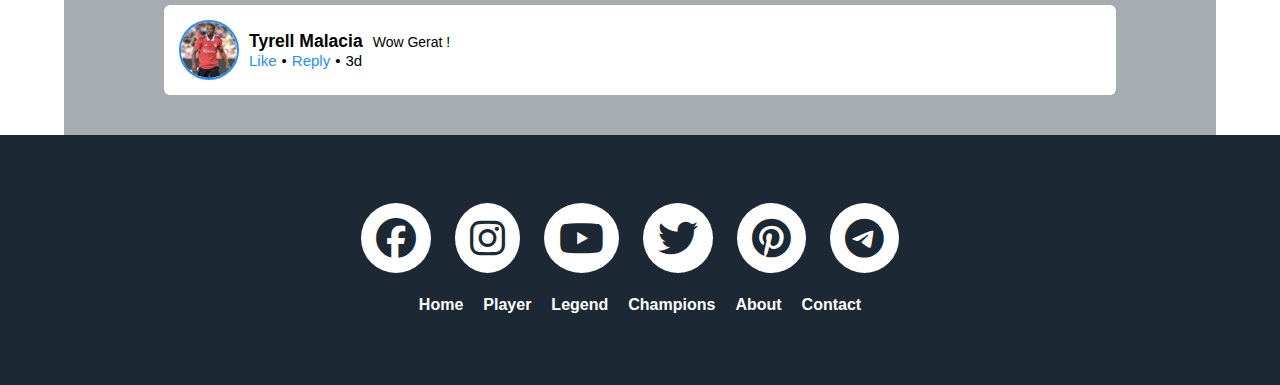
<file: html/legend.html>
<!DOCTYPE html>
<html lang="en">
<head>
    <meta charset="UTF-8">
    <meta name="viewport" content="width=device-width, initial-scale=1.0">
    <link rel="stylesheet" href="../css/style.css">
    <link rel="stylesheet" href="../css/player.css"">
    <link rel="stylesheet" href="../css/legend.css">
    <link rel="stylesheet" href="https://cdnjs.cloudflare.com/ajax/libs/font-awesome/6.4.0/css/all.min.css">
    <link rel="icon" href="../img/logo_utd.png">
    <title>Legend</title>
</head>
<body>
    <div class="container">
        <!-- navbar -->
        <nav class="navbar">
            <!-- logo -->
            <div class="logo">
                <a href="#">man utd</a>
            </div>
            <!-- end logo -->
            <!-- responsive navbar -->
            <div class="responsive-navbar">
                <!-- navbar center -->
                <ul class="navbar-center">
                    <li><a href="../index.html">home</a></li>
                    <li><a href="player.html">player</a></li>
                    <li><a href="legend.html" class="active">legend</a></li>
                    <li><a href="champions.html">champions</a></li>
                    <li><a href="about.html">about</a></li>
                    <li><a href="contact.html">contact</a></li>
                </ul>  
                <!-- end navbar center -->
                <!-- navbar right -->
                <div class="navbar-right">
                    <div class="search-box">
                        <input type="text" placeholder="Search...">
                        <i class="fas fa-search"></i>
                    </div>
                        <i class="fa-regular fa-user user"></i>
                </div>
                <!-- end navbar right -->
            </div>
            <!-- end responsive navbar -->
            <!-- hamburger -->
            <div class="hambugar">
                    <i class="fa-solid fa-bars"></i>
            </div>
            <!-- end hamburger -->
        </nav>
        <!-- end navbar -->
        <!-- title legend -->
        <h1 class="title-legend">legend</h1>
        <!-- end title legend -->
        <!-- legend page -->
        <div class="legend-page">
            <!-- top legend -->
            <div class="top-legend">
                <!-- top legend content-1 -->
                <div class="top-legend-content">
                    <img src="../img/backham2.webp" alt="">
                    <h2>david backham</h2>
                    <div class="rate">
                        <div class="rate-number">5.0</div>
                        <div class="stars">
                            <i class="fas fa-star" style="color: orange;"></i>
                            <i class="fas fa-star" style="color: orange;"></i>
                            <i class="fas fa-star" style="color: orange;"></i>
                            <i class="fas fa-star" style="color: orange;"></i>
                            <i class="fas fa-star" style="color: orange;"></i>
                        </div>
                        <div class="rate-views">(19,995)</div>
                    </div>
                    <p class="discription">
                        Lorem ipsum dolor, sit amet consectetur adipisicing elit. Esse in non numquam soluta odio possimus hic nostrum quibusdam, earum aperiam fugit, veniam, sequi cumque laudantium nam recusandae. Debitis, iure dolores!Lorem Lorem ipsum dolor, sit amet consectetur adipisicing elit. Voluptatem minus aliquid quis ex porro, ea repellat sunt? Saepe quaerat delectus aliquid possimus doloribus consequuntur est impedit? Rem quod iusto iure! Lorem ipsum dolor sit, amet consectetur adipisicing elit. 
                    </p>
                    <a href="#" class="btn" style="margin-right: auto;">See more<i class="fa-sharp fa-solid fa-angle-right"></i></a>
                </div>
                <!-- end top legend content-1 -->
                <!-- top legend content-2 -->
                <div class="top-legend-content">
                    <img src="../img/ronaldo.jpg" alt="">
                    <h2>cristiano ronaldo</h2>
                    <div class="rate">
                        <div class="rate-number">5.0</div>
                        <div class="stars">
                            <i class="fas fa-star" style="color: orange;"></i>
                            <i class="fas fa-star" style="color: orange;"></i>
                            <i class="fas fa-star" style="color: orange;"></i>
                            <i class="fas fa-star" style="color: orange;"></i>
                            <i class="fas fa-star" style="color: orange;"></i>
                        </div>
                        <div class="rate-views">(20,125)</div>
                    </div>
                    <p class="discription">
                        Lorem ipsum dolor, sit amet consectetur adipisicing elit. Esse in non numquam soluta odio possimus hic nostrum quibusdam, earum aperiam fugit, veniam, sequi cumque laudantium nam recusandae. Debitis, iure dolores!Lorem Lorem ipsum dolor, sit amet consectetur adipisicing elit. Voluptatem minus aliquid quis ex porro, ea repellat sunt? Saepe quaerat delectus aliquid possimus doloribus consequuntur est impedit? Rem quod iusto iure! Lorem ipsum dolor sit, amet consectetur adipisicing elit. 
                    </p>
                    <a href="#" class="btn" style="margin-right: auto;">See more<i class="fa-sharp fa-solid fa-angle-right"></i></a>
                </div>
                <!-- end top legend content-2 -->
                <!-- top legend content-3 -->
                <div class="top-legend-content">
                    <img src="../img/giggs5.jpg" alt="">
                    <h2>ryan giggs</h2>
                    <div class="rate">
                        <div class="rate-number">4.3</div>
                        <div class="stars">
                            <i class="fas fa-star" style="color: orange;"></i>
                            <i class="fas fa-star" style="color: orange;"></i>
                            <i class="fas fa-star" style="color: orange;"></i>
                            <i class="fas fa-star" style="color: orange;"></i>
                            <i class="fas fa-star" style="color: orange;"></i>
                        </div>
                        <div class="rate-views">(9,125)</div>
                    </div>
                    <p class="discription">
                        Lorem ipsum dolor, sit amet consectetur adipisicing elit. Esse in non numquam soluta odio possimus hic nostrum quibusdam, earum aperiam fugit, veniam, sequi cumque laudantium nam recusandae. Debitis, iure dolores!Lorem Lorem ipsum dolor, sit amet consectetur adipisicing elit. Voluptatem minus aliquid quis ex porro, ea repellat sunt? Saepe quaerat delectus aliquid possimus doloribus consequuntur est impedit? Rem quod iusto iure! Lorem ipsum dolor sit, amet consectetur adipisicing elit. 
                    </p>
                    <a href="#" class="btn" style="margin-right: auto;">See more<i class="fa-sharp fa-solid fa-angle-right"></i></a>
                </div>
                <!-- end top legend content-3 -->
                <!-- top legend content-4 -->
                <div class="top-legend-content">
                    <img src="../img/carrik.jpg" alt="">
                    <h2>michael carrik</h2>
                    <div class="rate">
                        <div class="rate-number">4.3</div>
                        <div class="stars">
                            <i class="fas fa-star" style="color: orange;"></i>
                            <i class="fas fa-star" style="color: orange;"></i>
                            <i class="fas fa-star" style="color: orange;"></i>
                            <i class="fas fa-star" style="color: orange;"></i>
                            <i class="fas fa-star" style="color: orange"></i>
                        </div>
                        <div class="rate-views">(9,995)</div>
                    </div>
                    <p class="discription">
                        Lorem ipsum dolor, sit amet consectetur adipisicing elit. Esse in non numquam soluta odio possimus hic nostrum quibusdam, earum aperiam fugit, veniam, sequi cumque laudantium nam recusandae. Debitis, iure dolores!Lorem Lorem ipsum dolor, sit amet consectetur adipisicing elit. Voluptatem minus aliquid quis ex porro, ea repellat sunt? Saepe quaerat delectus aliquid possimus doloribus consequuntur est impedit? Rem quod iusto iure! Lorem ipsum dolor sit, amet consectetur adipisicing elit. 
                    </p>
                    <a href="#" class="btn" style="margin-right: auto;">See more<i class="fa-sharp fa-solid fa-angle-right"></i></a>
                </div>
                <!-- end top legend content-4 -->
                <!-- top legend content-5 -->
                <div class="top-legend-content">
                    <img src="../img/roy keane1.jpg" alt="">
                    <h2>foy keane</h2>
                    <div class="rate">
                        <div class="rate-number">4.4</div>
                            <div class="stars">
                                <i class="fas fa-star" style="color: orange;"></i>
                                <i class="fas fa-star" style="color: orange;"></i>
                                <i class="fas fa-star" style="color: orange;"></i>
                                <i class="fas fa-star" style="color: orange;"></i>
                                <i class="fas fa-star" style="color: orange;"></i>
                            </div>
                        <div class="rate-views">(9,739)</div>
                    </div>
                    <p class="discription">
                        Lorem ipsum dolor, sit amet consectetur adipisicing elit. Esse in non numquam soluta odio possimus hic nostrum quibusdam, earum aperiam fugit, veniam, sequi cumque laudantium nam recusandae. Debitis, iure dolores!Lorem Lorem ipsum dolor, sit amet consectetur adipisicing elit. Voluptatem minus aliquid quis ex porro, ea repellat sunt? Saepe quaerat delectus aliquid possimus doloribus consequuntur est impedit? Rem quod iusto iure! Lorem ipsum dolor sit, amet consectetur adipisicing elit. 
                    </p>
                    <a href="#" class="btn" style="margin-right: auto;">See more<i class="fa-sharp fa-solid fa-angle-right"></i></a>
                </div>
                <!-- end top legend content-5 -->
                <!-- top legend content-6 -->
                <div class="top-legend-content">
                    <img src="../img/scholes.webp" alt="">
                    <h2>pual scholes</h2>
                    <div class="rate">
                        <div class="rate-number">5.0</div>
                        <div class="stars">
                            <i class="fas fa-star" style="color: orange;"></i>
                            <i class="fas fa-star" style="color: orange;"></i>
                            <i class="fas fa-star" style="color: orange;"></i>
                            <i class="fas fa-star" style="color: orange;"></i>
                            <i class="fas fa-star" style="color: orange;"></i>
                        </div>
                        <div class="rate-views">(18,595)</div>
                    </div>
                    <p class="discription">
                        Lorem ipsum dolor, sit amet consectetur adipisicing elit. Esse in non numquam soluta odio possimus hic nostrum quibusdam, earum aperiam fugit, veniam, sequi cumque laudantium nam recusandae. Debitis, iure dolores!Lorem Lorem ipsum dolor, sit amet consectetur adipisicing elit. Voluptatem minus aliquid quis ex porro, ea repellat sunt? Saepe quaerat delectus aliquid possimus doloribus consequuntur est impedit? Rem quod iusto iure! Lorem ipsum dolor sit, amet consectetur adipisicing elit. 
                    </p>
                    <a href="#" class="btn" style="margin-right: auto;">See more<i class="fa-sharp fa-solid fa-angle-right"></i></a>
                </div>
                <!-- end top legend content-6 -->
                <!-- top legend content-7 -->
                <div class="top-legend-content">
                    <img src="../img/valencia.jpg" alt="">
                    <h2>antonio valencia</h2>
                    <div class="rate">
                        <div class="rate-number">5.0</div>
                        <div class="stars">
                            <i class="fas fa-star" style="color: orange;"></i>
                            <i class="fas fa-star" style="color: orange;"></i>
                            <i class="fas fa-star" style="color: orange;"></i>
                            <i class="fas fa-star" style="color: orange;"></i>
                            <i class="fas fa-star" style="color: orange;"></i>
                        </div>
                        <div class="rate-views">(30,525)</div>
                    </div>
                    <p class="discription">
                        Lorem ipsum dolor, sit amet consectetur adipisicing elit. Esse in non numquam soluta odio possimus hic nostrum quibusdam, earum aperiam fugit, veniam, sequi cumque laudantium nam recusandae. Debitis, iure dolores!Lorem Lorem ipsum dolor, sit amet consectetur adipisicing elit. Voluptatem minus aliquid quis ex porro, ea repellat sunt? Saepe quaerat delectus aliquid possimus doloribus consequuntur est impedit? Rem quod iusto iure! Lorem ipsum dolor sit, amet consectetur adipisicing elit. 
                    </p>
                    <a href="#" class="btn" style="margin-right: auto;">See more<i class="fa-sharp fa-solid fa-angle-right"></i></a>
                </div>
                <!-- end top legend content-7 -->
                <!-- top legend content-8 -->
                <div class="top-legend-content">
                    <img src="../img/degea.jpg" alt="">
                    <h2>david degea</h2>
                    <div class="rate">
                        <div class="rate-number">4.3</div>
                        <div class="stars">
                            <i class="fas fa-star" style="color: orange;"></i>
                            <i class="fas fa-star" style="color: orange;"></i>
                            <i class="fas fa-star" style="color: orange;"></i>
                            <i class="fas fa-star" style="color: orange;"></i>
                            <i class="fas fa-star" style="color: orange;"></i>
                        </div>
                        <div class="rate-views">(11,125)</div>
                    </div>
                    <p class="discription">
                        Lorem ipsum dolor, sit amet consectetur adipisicing elit. Esse in non numquam soluta odio possimus hic nostrum quibusdam, earum aperiam fugit, veniam, sequi cumque laudantium nam recusandae. Debitis, iure dolores!Lorem Lorem ipsum dolor, sit amet consectetur adipisicing elit. Voluptatem minus aliquid quis ex porro, ea repellat sunt? Saepe quaerat delectus aliquid possimus doloribus consequuntur est impedit? Rem quod iusto iure! Lorem ipsum dolor sit, amet consectetur adipisicing elit. 
                    </p>
                    <a href="#" class="btn" style="margin-right: auto;">See more<i class="fa-sharp fa-solid fa-angle-right"></i></a>
                </div>
                <!-- end top legend content-8 -->
                <!-- top legend content-9 -->
                <div class="top-legend-content">
                    <img src="../img/young.jpg" alt="">
                    <h2>ashley young</h2>
                    <div class="rate">
                        <div class="rate-number">4.3</div>
                        <div class="stars">
                            <i class="fas fa-star" style="color: orange;"></i>
                            <i class="fas fa-star" style="color: orange;"></i>
                            <i class="fas fa-star" style="color: orange;"></i>
                            <i class="fas fa-star" style="color: orange;"></i>
                            <i class="fas fa-star" style="color: orange;"></i>
                        </div>
                        <div class="rate-views">(11,125)</div>
                    </div>
                    <p class="discription">
                        Lorem ipsum dolor, sit amet consectetur adipisicing elit. Esse in non numquam soluta odio possimus hic nostrum quibusdam, earum aperiam fugit, veniam, sequi cumque laudantium nam recusandae. Debitis, iure dolores!Lorem Lorem ipsum dolor, sit amet consectetur adipisicing elit. Voluptatem minus aliquid quis ex porro, ea repellat sunt? Saepe quaerat delectus aliquid possimus doloribus consequuntur est impedit? Rem quod iusto iure! Lorem ipsum dolor sit, amet consectetur adipisicing elit. 
                    </p>
                    <a href="#" class="btn" style="margin-right: auto;">See more<i class="fa-sharp fa-solid fa-angle-right"></i></a>
                </div>
                <!-- end top legend content-9 -->
                <!-- top legend content-10 -->
                <div class="top-legend-content">
                    <img src="../img/ferdinand.jpg" alt="">
                    <h2>rio ferdinand</h2>
                    <div class="rate">
                        <div class="rate-number">4.3</div>
                        <div class="stars">
                            <i class="fas fa-star" style="color: orange;"></i>
                            <i class="fas fa-star" style="color: orange;"></i>
                            <i class="fas fa-star" style="color: orange;"></i>
                            <i class="fas fa-star" style="color: orange;"></i>
                            <i class="fas fa-star" style="color: orange;"></i>
                        </div>
                        <div class="rate-views">(11,125)</div>
                    </div>
                    <p class="discription">
                        Lorem ipsum dolor, sit amet consectetur adipisicing elit. Esse in non numquam soluta odio possimus hic nostrum quibusdam, earum aperiam fugit, veniam, sequi cumque laudantium nam recusandae. Debitis, iure dolores!Lorem Lorem ipsum dolor, sit amet consectetur adipisicing elit. Voluptatem minus aliquid quis ex porro, ea repellat sunt? Saepe quaerat delectus aliquid possimus doloribus consequuntur est impedit? Rem quod iusto iure! Lorem ipsum dolor sit, amet consectetur adipisicing elit. 
                    </p>
                    <a href="#" class="btn" style="margin-right: auto;">See more<i class="fa-sharp fa-solid fa-angle-right"></i></a>
                </div>
                <!-- end top legend content-10 -->
                <!-- top legend content-11 -->
                <div class="top-legend-content">
                    <img src="../img/rooney.jpg" alt="">
                    <h2>wayne rooney</h2>
                    <div class="rate">
                        <div class="rate-number">4.3</div>
                        <div class="stars">
                            <i class="fas fa-star" style="color: orange;"></i>
                            <i class="fas fa-star" style="color: orange;"></i>
                            <i class="fas fa-star" style="color: orange;"></i>
                            <i class="fas fa-star" style="color: orange;"></i>
                            <i class="fas fa-star" style="color: orange;"></i>
                        </div>
                        <div class="rate-views">(11,125)</div>
                    </div>
                    <p class="discription">
                        Lorem ipsum dolor, sit amet consectetur adipisicing elit. Esse in non numquam soluta odio possimus hic nostrum quibusdam, earum aperiam fugit, veniam, sequi cumque laudantium nam recusandae. Debitis, iure dolores!Lorem Lorem ipsum dolor, sit amet consectetur adipisicing elit. Voluptatem minus aliquid quis ex porro, ea repellat sunt? Saepe quaerat delectus aliquid possimus doloribus consequuntur est impedit? Rem quod iusto iure! Lorem ipsum dolor sit, amet consectetur adipisicing elit. 
                    </p>
                    <a href="#" class="btn" style="margin-right: auto;">See more<i class="fa-sharp fa-solid fa-angle-right"></i></a>
                </div>
                <!-- end top legend content-11 -->
                <!-- top legend content-12 -->
                <div class="top-legend-content">
                    <img src="../img/vidic.webp" alt="">
                    <h2>nemanja vidic</h2>
                    <div class="rate">
                        <div class="rate-number">4.3</div>
                        <div class="stars">
                            <i class="fas fa-star" style="color: orange;"></i>
                            <i class="fas fa-star" style="color: orange;"></i>
                            <i class="fas fa-star" style="color: orange;"></i>
                            <i class="fas fa-star" style="color: orange;"></i>
                            <i class="fas fa-star" style="color: orange;"></i>
                        </div>
                        <div class="rate-views">(11,125)</div>
                    </div>
                    <p class="discription">
                        Lorem ipsum dolor, sit amet consectetur adipisicing elit. Esse in non numquam soluta odio possimus hic nostrum quibusdam, earum aperiam fugit, veniam, sequi cumque laudantium nam recusandae. Debitis, iure dolores!Lorem Lorem ipsum dolor, sit amet consectetur adipisicing elit. Voluptatem minus aliquid quis ex porro, ea repellat sunt? Saepe quaerat delectus aliquid possimus doloribus consequuntur est impedit? Rem quod iusto iure! Lorem ipsum dolor sit, amet consectetur adipisicing elit. 
                    </p>
                    <a href="#" class="btn" style="margin-right: auto;">See more<i class="fa-sharp fa-solid fa-angle-right"></i></a>
                </div>
                <!-- end top legend content-12-->
            </div>
            <!-- end top legend -->
        </div>
        <!-- end legend page -->
        <!-- comment -->
        <div class="comment">
            <h2>Comment:</h2>
            <form>
                <input type="text" placeholder="Full Name">
                <textarea placeholder="Comment Here..." cols="30" rows="10"></textarea>
                <input type="submit" value="Submit" class="btn" style=" border: none; cursor: pointer; font-size: 14px; height: 50px;">
            </form>
            <h4>5 Comment</h4>
            <!-- status comment-1 -->
            <div class="comment-status">
                <img src="../img/maquire4.jpg" alt="">
                <div class="active-comment">
                    <div class="comment-word">
                        <h3 class="username">harry maquire</h3>
                        <p class="comment-article">wow gerat !</p>
                    </div>
                    <div class="activity">
                        <a href="#">like</a> • <a href="#">reply</a> • <p class="time">1d</p>
                    </div>
                </div>
            </div>
            <!-- end status comment-1 -->
            <!-- status comment-2 -->
            <div class="comment-status">
                <img src="../img/jones1.jpg" alt="">
                <div class="active-comment">
                    <div class="comment-word">
                        <h3 class="username">phil jones</h3>
                        <p class="comment-article">wow</p>
                    </div>
                    <div class="activity">
                        <a href="#">like</a> • <a href="#">reply</a> • <p class="time">1d</p>
                    </div>
                </div>
            </div>
            <!-- end status comment-2 -->
            <!-- status comment-3 -->
            <div class="comment-status">
                <img src="../img/lindalof1.jpg" alt="">
                <div class="active-comment">
                    <div class="comment-word">
                        <h3 class="username">vitor lindalof</h3>
                        <p class="comment-article">wow</p>
                    </div>
                    <div class="activity">
                        <a href="#">like</a> • <a href="#">reply</a> • <p class="time">2d</p>
                    </div>
                </div>
            </div>
            <!-- end status comment-3 -->
            <!-- status comment-4 -->
            <div class="comment-status">
                <img src="../img/dalot.webp" alt="">
                <div class="active-comment">
                    <div class="comment-word">
                        <h3 class="username">diago dalot</h3>
                        <p class="comment-article">wow</p>
                    </div>
                    <div class="activity">
                        <a href="#">like</a> • <a href="#">reply</a> • <p class="time">3d</p>
                    </div>
                </div>
            </div>
            <!-- end status comment-4 -->
            <!-- status comment-5 -->
            <div class="comment-status">
                <img src="../img/malacia.webp" alt="">
                <div class="active-comment">
                    <div class="comment-word">
                        <h3 class="username">tyrell malacia</h3>
                        <p class="comment-article">wow gerat !</p>
                    </div>
                    <div class="activity">
                        <a href="#">like</a> • <a href="#">reply</a> • <p class="time">3d</p>
                    </div>
                </div>
            </div>
            <!-- end status comment-5 -->
        </div>
        <!-- end comment -->
        <!-- footer -->
        <footer class="footer">
            <!-- icon social -->
            <div class="social-icon">
                <i class="fab fa-facebook"></i>
                <i class="fab fa-instagram"></i> 
                <i class="fab fa-youtube"></i>
                <i class="fab fa-twitter"></i>
                <i class="fab fa-pinterest"></i>
                <i class="fab fa-telegram"></i>
            </div>
            <!-- end social -->
            <!-- navbar footer -->
            <ul class="navbar-footer">
                <li><a href="#" class="active">home</a></li>
                <li><a href="#player">player</a></li>
                <li><a href="#legend">legend</a></li>
                <li><a href="#champions">champions</a></li>
                <li><a href="#about">about</a></li>
                <li><a href="#contact">contact</a></li>
            </ul>  
            <!-- end navbar footer -->
        </footer>
        <!-- end footer -->
    </div>
    <!-- script js -->
    <script src="../js/website1.js"></script>
    <!-- end script js -->
</body>
</html>
</file>
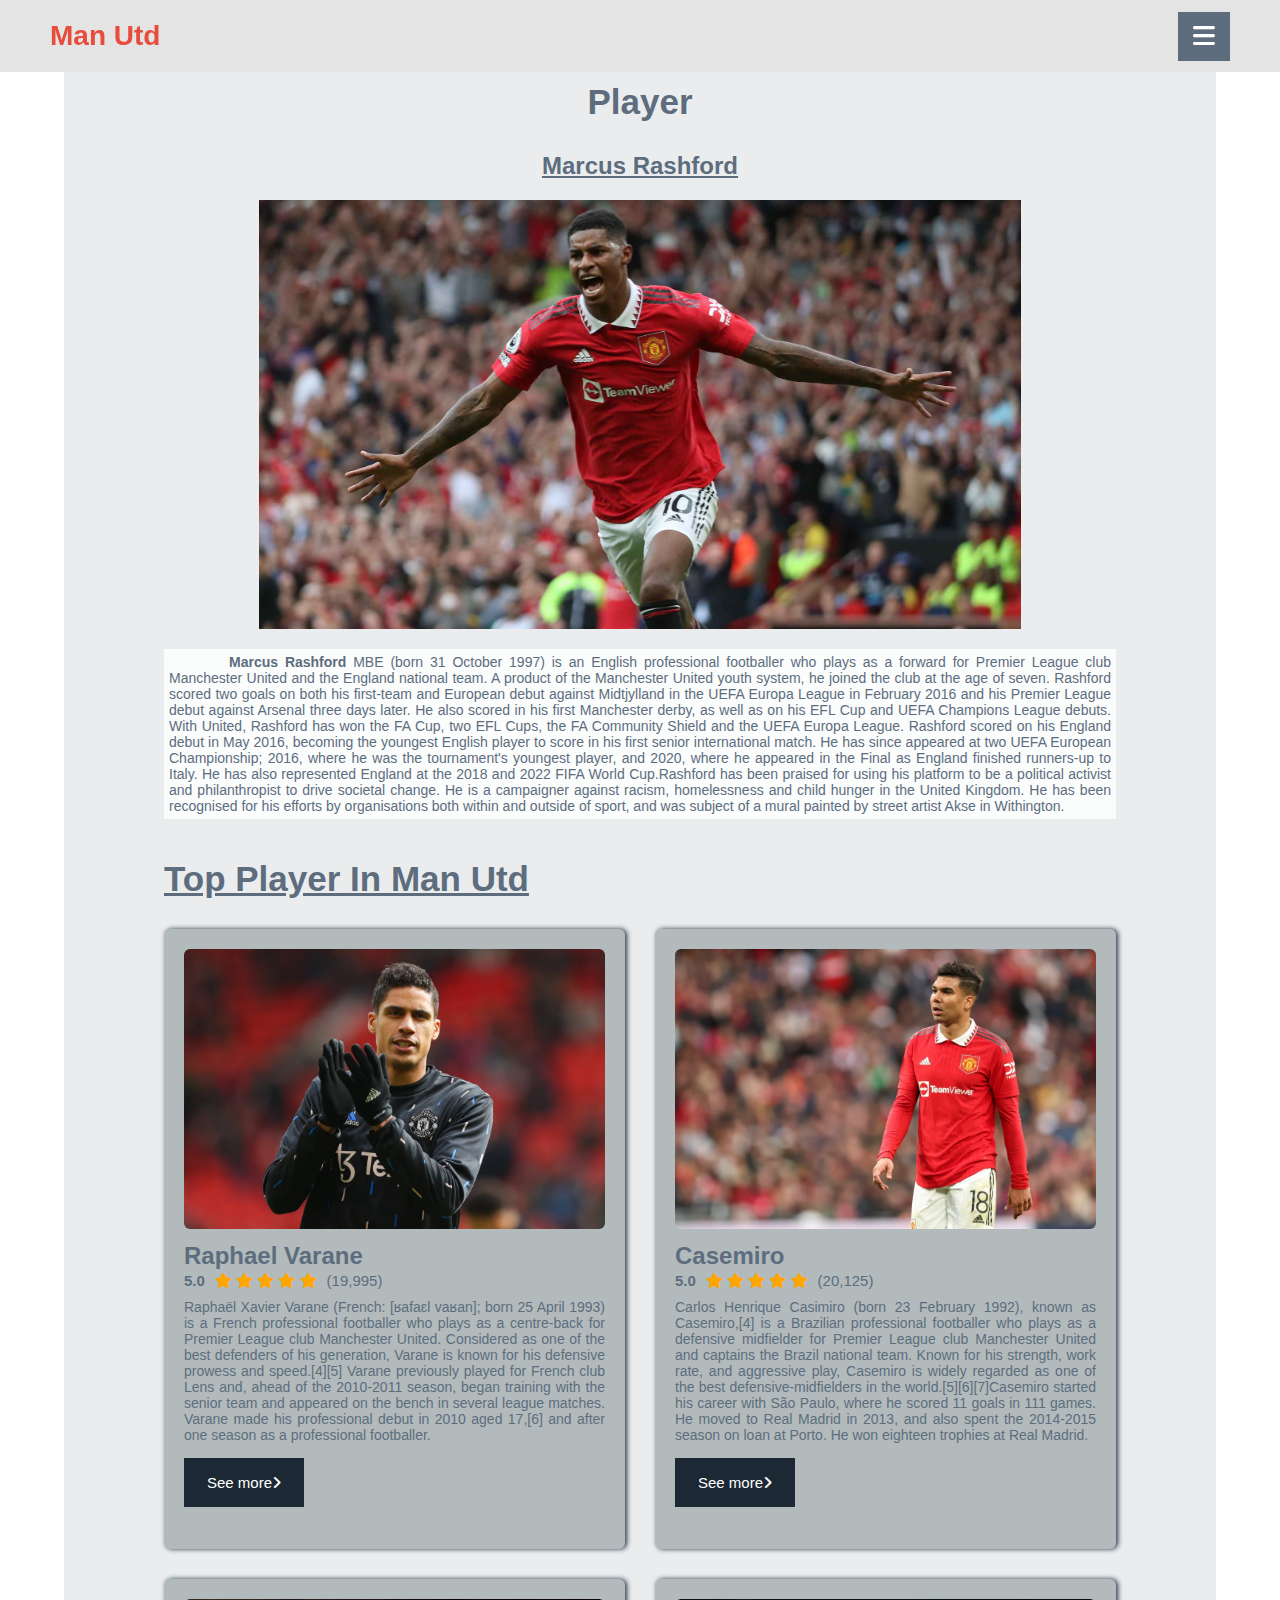
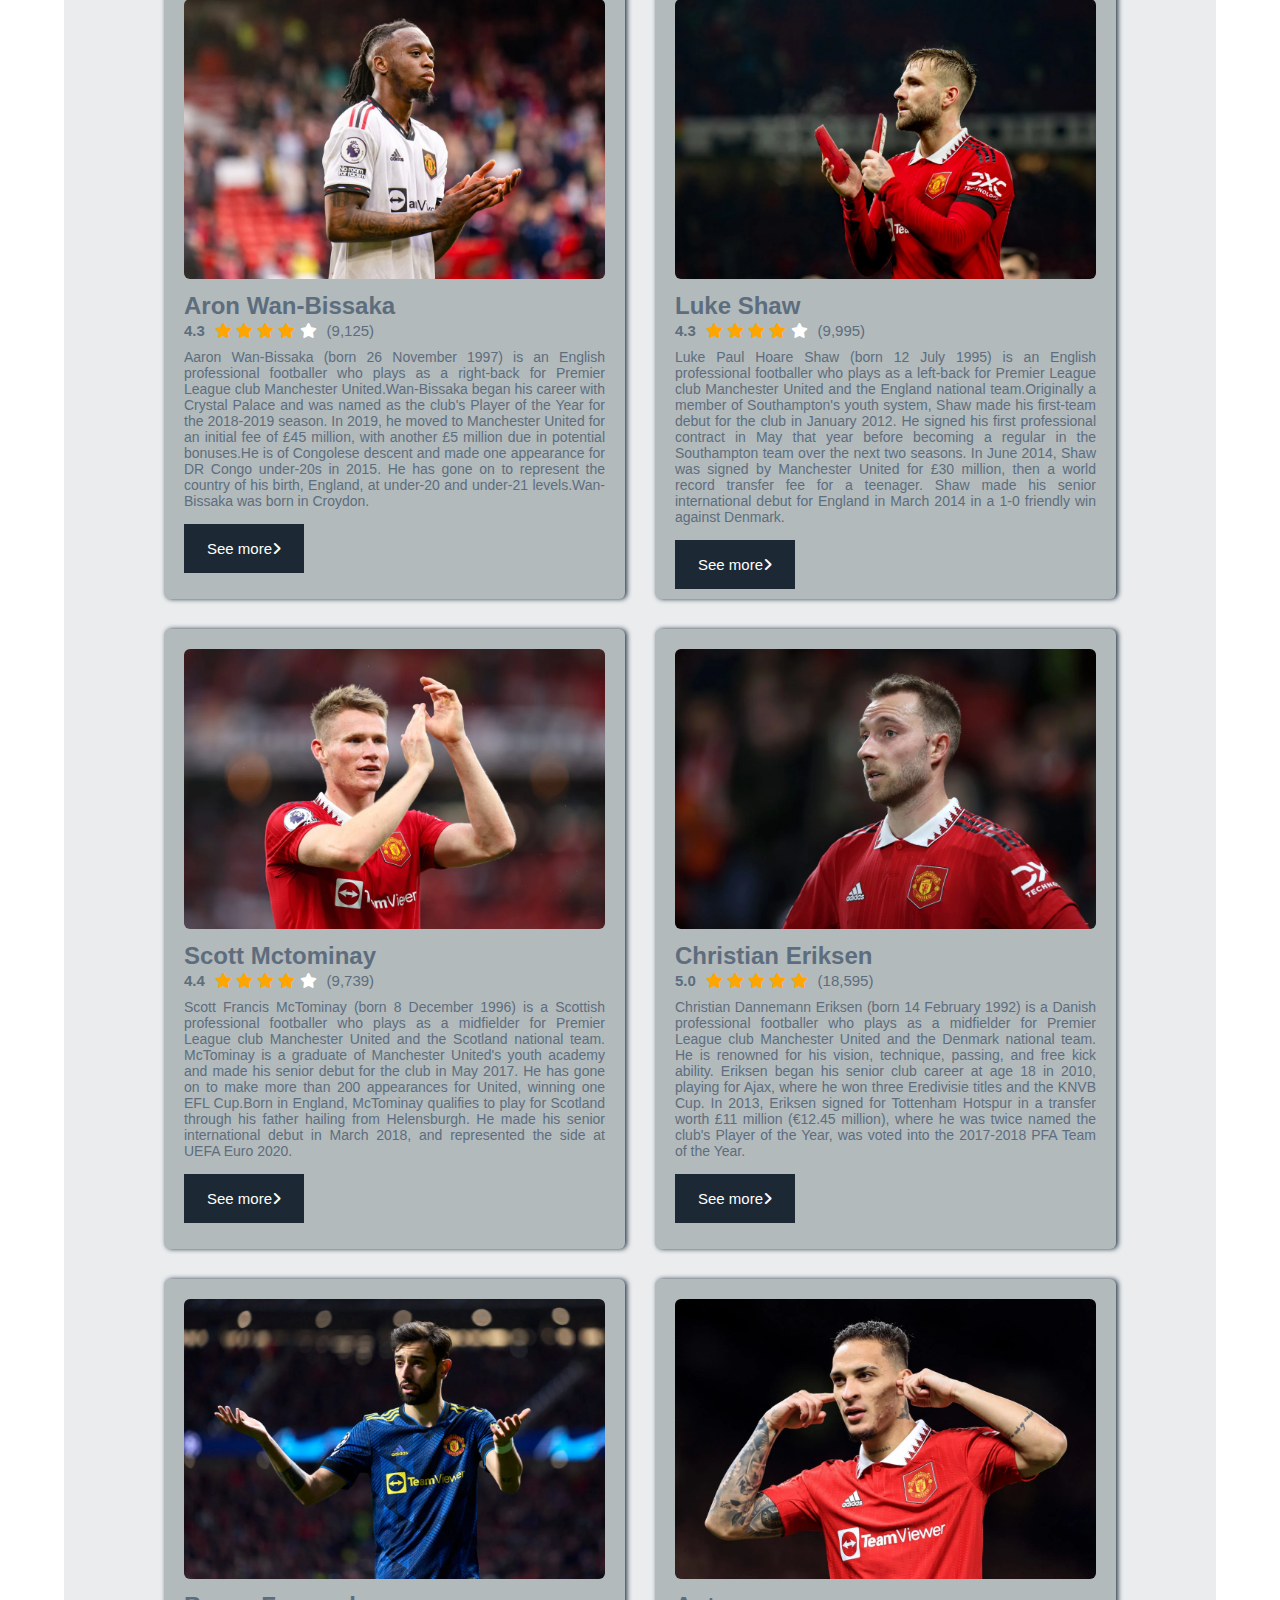
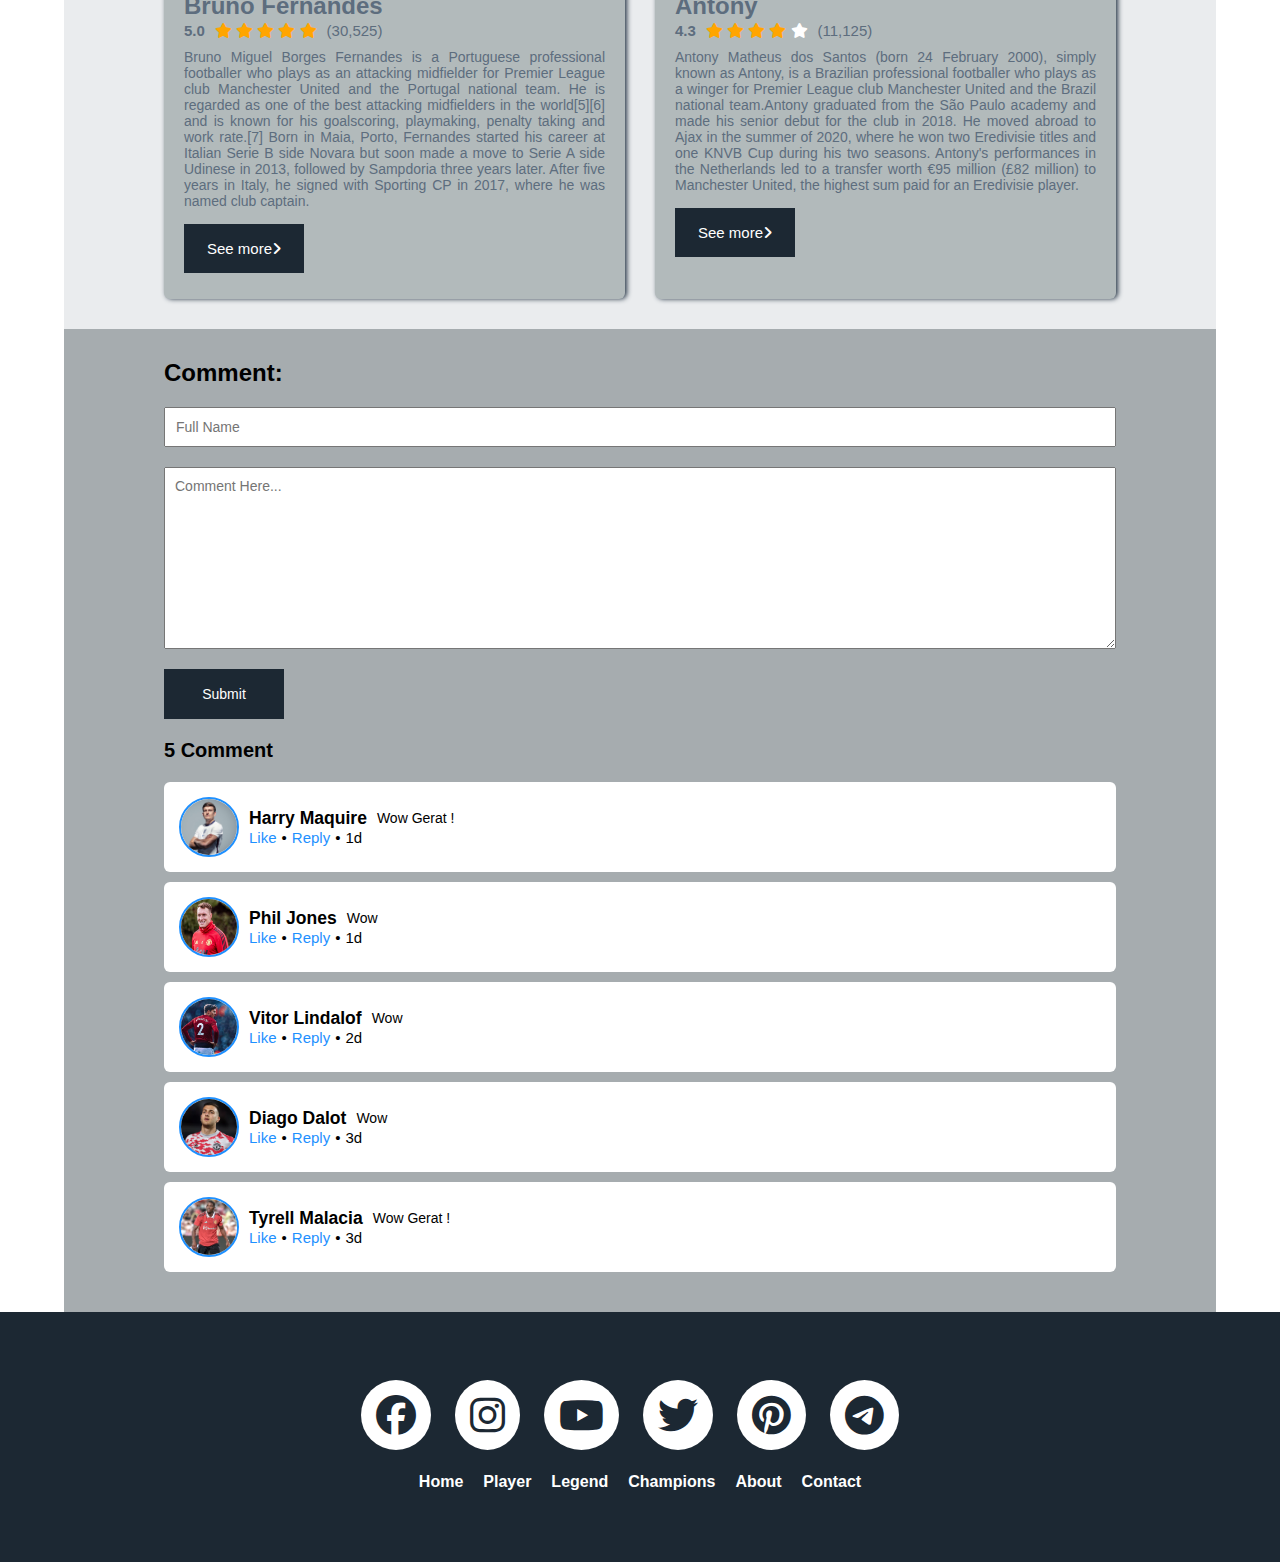
<file: html/player.html>
<!DOCTYPE html>
<html lang="en">
<head>
    <meta charset="UTF-8">
    <meta name="viewport" content="width=device-width, initial-scale=1.0">
    <link rel="stylesheet" href="../css/style.css">
    <link rel="stylesheet" href="../css/player.css">
    <link rel="stylesheet" href="https://cdnjs.cloudflare.com/ajax/libs/font-awesome/6.4.0/css/all.min.css">
    <link rel="icon" href="../img/logo_utd.png">
    <title>Player</title>
</head>
<body>
    <div class="container">
        <!-- navbar -->
        <nav class="navbar">
            <!-- logo -->
            <div class="logo">
                <a href="../index.html">man utd</a>
            </div>
            <!-- end logo -->
            <!-- responsive navbar -->
            <div class="responsive-navbar">
                <!-- navbar center -->
                <ul class="navbar-center">
                    <li><a href="../index.html">home</a></li>
                    <li><a href="player.html" class="active">player</a></li>
                    <li><a href="legend.html">legend</a></li>
                    <li><a href="champions.html">champions</a></li>
                    <li><a href="about.html">about</a></li>
                    <li><a href="contact.html">contact</a></li>
                </ul>  
                <!-- end navbar center -->
                <!-- navbar right -->
                <div class="navbar-right">
                    <div class="search-box">
                        <input type="text" placeholder="Search...">
                        <i class="fas fa-search"></i>
                    </div>
                        <i class="fa-regular fa-user user"></i>
                </div>
                <!-- end navbar right -->
            </div>
            <!-- end responsive navbar -->
            <!-- hamburger -->
            <div class="hambugar">
                    <i class="fa-solid fa-bars"></i>
            </div>
            <!-- end hamburger -->
        </nav>
        <!-- end navbar -->
        <!-- title player -->
        <h1 class="title-player">player</h1>
        <!-- end title player -->
        <!-- player-page -->
        <div class="player-page">
            <!-- content page -->
            <div class="content-page">
                <h2>marcus rashford</h2>
                <img src="../img/rashford.jpg" alt="">
                <p class="discription">
                    <b>Marcus Rashford</b> MBE (born 31 October 1997) is an English professional footballer who plays as a forward for Premier League club Manchester United and the England national team.
                    A product of the Manchester United youth system, he joined the club at the age of seven. Rashford scored two goals on both his first-team and European debut against Midtjylland in the UEFA Europa League in February 2016 and his Premier League debut against Arsenal three days later. He also scored in his first Manchester derby, as well as on his EFL Cup and UEFA Champions League debuts. With United, Rashford has won the FA Cup, two EFL Cups, the FA Community Shield and the UEFA Europa League.
                    Rashford scored on his England debut in May 2016, becoming the youngest English player to score in his first senior international match. He has since appeared at two UEFA European Championship; 2016, where he was the tournament's youngest player, and 2020, where he appeared in the Final as England finished runners-up to Italy. He has also represented England at the 2018 and 2022 FIFA World Cup.Rashford has been praised for using his platform to be a political activist and philanthropist to drive societal change. He is a campaigner against racism, homelessness and child hunger in the United Kingdom. He has been recognised for his efforts by organisations both within and outside of sport, and was subject of a mural painted by street artist Akse in Withington.
                </p>
            </div>
            <!-- end content page -->
            <!-- small title -->
            <h1 class="small-title">
                top player in man utd
            </h1>
            <!-- end small title -->
            <!-- top player -->
            <div class="top-player">
                <!-- top player content-1 -->
                <div class="top-player-content">
                    <img src="../img/varane.webp" alt="">
                    <h2>raphael varane</h2>
                    <div class="rate">
                        <div class="rate-number">5.0</div>
                        <div class="stars">
                            <i class="fas fa-star" style="color: orange;"></i>
                            <i class="fas fa-star" style="color: orange;"></i>
                            <i class="fas fa-star" style="color: orange;"></i>
                            <i class="fas fa-star" style="color: orange;"></i>
                            <i class="fas fa-star" style="color: orange;"></i>
                        </div>
                        <div class="rate-views">(19,995)</div>
                    </div>
                    <p class="discription">
                        Raphaël Xavier Varane (French: [ʁafaɛl vaʁan]; born 25 April 1993) is a French professional footballer who plays as a centre-back for Premier League club Manchester United. Considered as one of the best defenders of his generation, Varane is known for his defensive prowess and speed.[4][5] Varane previously played for French club Lens and, ahead of the 2010-2011 season, began training with the senior team and appeared on the bench in several league matches. Varane made his professional debut in 2010 aged 17,[6] and after one season as a professional footballer. 
                    </p>
                    <a href="#" class="btn" style="margin-right: auto;">See more<i class="fa-sharp fa-solid fa-angle-right"></i></a>
                </div>
                <!-- end top player content-1 -->
                <!-- top player content-2 -->
                <div class="top-player-content">
                    <img src="../img/casemiro.webp" alt="">
                    <h2>casemiro</h2>
                    <div class="rate">
                        <div class="rate-number">5.0</div>
                        <div class="stars">
                            <i class="fas fa-star" style="color: orange;"></i>
                            <i class="fas fa-star" style="color: orange;"></i>
                            <i class="fas fa-star" style="color: orange;"></i>
                            <i class="fas fa-star" style="color: orange;"></i>
                            <i class="fas fa-star" style="color: orange;"></i>
                        </div>
                        <div class="rate-views">(20,125)</div>
                    </div>
                    <p class="discription">
                        Carlos Henrique Casimiro (born 23 February 1992), known as Casemiro,[4] is a Brazilian professional footballer who plays as a defensive midfielder for Premier League club Manchester United and captains the Brazil national team. Known for his strength, work rate, and aggressive play, Casemiro is widely regarded as one of the best defensive-midfielders in the world.[5][6][7]Casemiro started his career with São Paulo, where he scored 11 goals in 111 games.  He moved to Real Madrid in 2013, and also spent the 2014-2015 season on loan at Porto. He won eighteen trophies at Real Madrid.
                    </p>
                    <a href="#" class="btn" style="margin-right: auto;">See more<i class="fa-sharp fa-solid fa-angle-right"></i></a>
                </div>
                <!-- end top player content-2 -->
                <!-- top player content-3 -->
                <div class="top-player-content">
                    <img src="../img/bissaka.webp" alt="">
                    <h2>aron wan-bissaka</h2>
                    <div class="rate">
                        <div class="rate-number">4.3</div>
                        <div class="stars">
                            <i class="fas fa-star" style="color: orange;"></i>
                            <i class="fas fa-star" style="color: orange;"></i>
                            <i class="fas fa-star" style="color: orange;"></i>
                            <i class="fas fa-star" style="color: orange;"></i>
                            <i class="fas fa-star" style="color: white"></i>
                        </div>
                        <div class="rate-views">(9,125)</div>
                    </div>
                    <p class="discription">
                        Aaron Wan-Bissaka (born 26 November 1997) is an English professional footballer who plays as a right-back for Premier League club Manchester United.Wan-Bissaka began his career with Crystal Palace and was named as the club's Player of the Year for the 2018-2019 season. In 2019, he moved to Manchester United for an initial fee of £45 million, with another £5 million due in potential bonuses.He is of Congolese descent and made one appearance for DR Congo under-20s in 2015. He has gone on to represent the country of his birth, England, at under-20 and under-21 levels.Wan-Bissaka was born in Croydon.
                    </p>
                    <a href="#" class="btn" style="margin-right: auto;">See more<i class="fa-sharp fa-solid fa-angle-right"></i></a>
                </div>
                <!-- end top player content-3 -->
                <!-- top player content-4 -->
                <div class="top-player-content">
                    <img src="../img/shaw1.webp" alt="">
                    <h2>luke shaw</h2>
                    <div class="rate">
                        <div class="rate-number">4.3</div>
                        <div class="stars">
                            <i class="fas fa-star" style="color: orange;"></i>
                            <i class="fas fa-star" style="color: orange;"></i>
                            <i class="fas fa-star" style="color: orange;"></i>
                            <i class="fas fa-star" style="color: orange;"></i>
                            <i class="fas fa-star" style="color: white"></i>
                        </div>
                        <div class="rate-views">(9,995)</div>
                    </div>
                    <p class="discription">
                        Luke Paul Hoare Shaw (born 12 July 1995) is an English professional footballer who plays as a left-back for Premier League club Manchester United and the England national team.Originally a member of Southampton's youth system, Shaw made his first-team debut for the club in January 2012. He signed his first professional contract in May that year before becoming a regular in the Southampton team over the next two seasons. In June 2014, Shaw was signed by Manchester United for £30 million, then a world record transfer fee for a teenager.
                        Shaw made his senior international debut for England in March 2014 in a 1-0 friendly win against Denmark.
                    </p>
                    <a href="#" class="btn" style="margin-right: auto;">See more<i class="fa-sharp fa-solid fa-angle-right"></i></a>
                </div>
                <!-- end top player content-4 -->
                <!-- top player content-5 -->
                <div class="top-player-content">
                    <img src="../img/scott2.webp" alt="">
                    <h2>scott mctominay</h2>
                    <div class="rate">
                        <div class="rate-number">4.4</div>
                            <div class="stars">
                                <i class="fas fa-star" style="color: orange;"></i>
                                <i class="fas fa-star" style="color: orange;"></i>
                                <i class="fas fa-star" style="color: orange;"></i>
                                <i class="fas fa-star" style="color: orange;"></i>
                                <i class="fas fa-star" style="color: white"></i>
                            </div>
                        <div class="rate-views">(9,739)</div>
                    </div>
                    <p class="discription">
                        Scott Francis McTominay (born 8 December 1996) is a Scottish professional footballer who plays as a midfielder for Premier League club Manchester United and the Scotland national team. McTominay is a graduate of Manchester United's youth academy and made his senior debut for the club in May 2017. He has gone on to make more than 200 appearances for United, winning one EFL Cup.Born in England, McTominay qualifies to play for Scotland through his father hailing from Helensburgh. He made his senior international debut in March 2018, and represented the side at UEFA Euro 2020.
                    </p>
                    <a href="#" class="btn" style="margin-right: auto;">See more<i class="fa-sharp fa-solid fa-angle-right"></i></a>
                </div>
                <!-- end top player content-5 -->
                <!-- top player content-6 -->
                <div class="top-player-content">
                    <img src="../img/eriksen.webp" alt="">
                    <h2>christian eriksen</h2>
                    <div class="rate">
                        <div class="rate-number">5.0</div>
                        <div class="stars">
                            <i class="fas fa-star" style="color: orange;"></i>
                            <i class="fas fa-star" style="color: orange;"></i>
                            <i class="fas fa-star" style="color: orange;"></i>
                            <i class="fas fa-star" style="color: orange;"></i>
                            <i class="fas fa-star" style="color: orange;"></i>
                        </div>
                        <div class="rate-views">(18,595)</div>
                    </div>
                    <p class="discription">
                        Christian Dannemann Eriksen (born 14 February 1992) is a Danish professional footballer who plays as a midfielder for Premier League club Manchester United and the Denmark national team. He is renowned for his vision, technique, passing, and free kick ability. Eriksen began his senior club career at age 18 in 2010, playing for Ajax, where he won three Eredivisie titles and the KNVB Cup. In 2013, Eriksen signed for Tottenham Hotspur in a transfer worth £11 million (€12.45 million), where he was twice named the club's Player of the Year, was voted into the 2017-2018 PFA Team of the Year.
                    </p>
                    <a href="#" class="btn" style="margin-right: auto;">See more<i class="fa-sharp fa-solid fa-angle-right"></i></a>
                </div>
                <!-- end top player content-6 -->
                <!-- top player content-7 -->
                <div class="top-player-content">
                    <img src="../img/bruno.webp" alt="">
                    <h2>bruno fernandes</h2>
                    <div class="rate">
                        <div class="rate-number">5.0</div>
                        <div class="stars">
                            <i class="fas fa-star" style="color: orange;"></i>
                            <i class="fas fa-star" style="color: orange;"></i>
                            <i class="fas fa-star" style="color: orange;"></i>
                            <i class="fas fa-star" style="color: orange;"></i>
                            <i class="fas fa-star" style="color: orange;"></i>
                        </div>
                        <div class="rate-views">(30,525)</div>
                    </div>
                    <p class="discription">
                        Bruno Miguel Borges Fernandes is a Portuguese professional footballer who plays as an attacking midfielder for Premier League club Manchester United and the Portugal national team. He is regarded as one of the best attacking midfielders in the world[5][6] and is known for his goalscoring, playmaking, penalty taking and work rate.[7] Born in Maia, Porto, Fernandes started his career at Italian Serie B side Novara but soon made a move to Serie A side Udinese in 2013, followed by Sampdoria three years later. After five years in Italy, he signed with Sporting CP in 2017, where he was named club captain.
                    </p>
                    <a href="#" class="btn" style="margin-right: auto;">See more<i class="fa-sharp fa-solid fa-angle-right"></i></a>
                </div>
                <!-- end top player content-7 -->
                <!-- top player content-8 -->
                <div class="top-player-content">
                    <img src="../img/antoni.webp" alt="">
                    <h2>antony</h2>
                    <div class="rate">
                        <div class="rate-number">4.3</div>
                        <div class="stars">
                            <i class="fas fa-star" style="color: orange;"></i>
                            <i class="fas fa-star" style="color: orange;"></i>
                            <i class="fas fa-star" style="color: orange;"></i>
                            <i class="fas fa-star" style="color: orange;"></i>
                            <i class="fas fa-star" style="color: white"></i>
                        </div>
                        <div class="rate-views">(11,125)</div>
                    </div>
                    <p class="discription">
                        Antony Matheus dos Santos (born 24 February 2000), simply known as Antony, is a Brazilian professional footballer who plays as a winger for Premier League club Manchester United and the Brazil national team.Antony graduated from the São Paulo academy and made his senior debut for the club in 2018. He moved abroad to Ajax in the summer of 2020, where he won two Eredivisie titles and one KNVB Cup during his two seasons. Antony's performances in the Netherlands led to a transfer worth €95 million (£82 million) to Manchester United, the highest sum paid for an Eredivisie player.
                    </p>
                    <a href="#" class="btn" style="margin-right: auto;">See more<i class="fa-sharp fa-solid fa-angle-right"></i></a>
                </div>
                <!-- end top player content-8 -->
            </div>
            <!-- end top player -->
        </div>
        <!-- end payer page -->
        <!-- comment -->
        <div class="comment">
            <h2>Comment:</h2>
            <form>
                <input type="text" placeholder="Full Name">
                <textarea placeholder="Comment Here..." cols="30" rows="10"></textarea>
                <input type="submit" value="Submit" class="btn" style=" border: none; cursor: pointer; font-size: 14px; height: 50px;">
            </form>
            <h4>5 Comment</h4>
            <!-- status comment-1 -->
            <div class="comment-status">
                <img src="../img/maquire4.jpg" alt="">
                <div class="active-comment">
                    <div class="comment-word">
                        <h3 class="username">harry maquire</h3>
                        <p class="comment-article">wow gerat !</p>
                    </div>
                    <div class="activity">
                        <a href="#">like</a> • <a href="#">reply</a> • <p class="time">1d</p>
                    </div>
                </div>
            </div>
            <!-- end status comment-1 -->
            <!-- status comment-2 -->
            <div class="comment-status">
                <img src="../img/jones1.jpg" alt="">
                <div class="active-comment">
                    <div class="comment-word">
                        <h3 class="username">phil jones</h3>
                        <p class="comment-article">wow</p>
                    </div>
                    <div class="activity">
                        <a href="#">like</a> • <a href="#">reply</a> • <p class="time">1d</p>
                    </div>
                </div>
            </div>
            <!-- end status comment-2 -->
            <!-- status comment-3 -->
            <div class="comment-status">
                <img src="../img/lindalof1.jpg" alt="">
                <div class="active-comment">
                    <div class="comment-word">
                        <h3 class="username">vitor lindalof</h3>
                        <p class="comment-article">wow</p>
                    </div>
                    <div class="activity">
                        <a href="#">like</a> • <a href="#">reply</a> • <p class="time">2d</p>
                    </div>
                </div>
            </div>
            <!-- end status comment-3 -->
            <!-- status comment-4 -->
            <div class="comment-status">
                <img src="../img/dalot.webp" alt="">
                <div class="active-comment">
                    <div class="comment-word">
                        <h3 class="username">diago dalot</h3>
                        <p class="comment-article">wow</p>
                    </div>
                    <div class="activity">
                        <a href="#">like</a> • <a href="#">reply</a> • <p class="time">3d</p>
                    </div>
                </div>
            </div>
            <!-- end status comment-4 -->
            <!-- status comment-5 -->
            <div class="comment-status">
                <img src="../img/malacia.webp" alt="">
                <div class="active-comment">
                    <div class="comment-word">
                        <h3 class="username">tyrell malacia</h3>
                        <p class="comment-article">wow gerat !</p>
                    </div>
                    <div class="activity">
                        <a href="#">like</a> • <a href="#">reply</a> • <p class="time">3d</p>
                    </div>
                </div>
            </div>
            <!-- end status comment-5 -->
        </div>
        <!-- end comment -->
        <!-- footer -->
        <footer class="footer">
            <!-- icon social -->
            <div class="social-icon">
                <i class="fab fa-facebook"></i>
                <i class="fab fa-instagram"></i> 
                <i class="fab fa-youtube"></i>
                <i class="fab fa-twitter"></i>
                <i class="fab fa-pinterest"></i>
                <i class="fab fa-telegram"></i>
            </div>
            <!-- end social -->
            <!-- navbar footer -->
            <ul class="navbar-footer">
                <li><a href="#" class="active">home</a></li>
                <li><a href="#player">player</a></li>
                <li><a href="#legend">legend</a></li>
                <li><a href="#champions">champions</a></li>
                <li><a href="#about">about</a></li>
                <li><a href="#contact">contact</a></li>
            </ul>  
            <!-- end navbar footer -->
        </footer>
    <!-- end footer -->
    </div>
    <!-- script js -->
        <script src="../js/website1.js"></script>
    <!-- end script js -->
</body>
</html>
</file>
<file: css/style.css>
*{
    margin: 0;
    padding: 0;
    box-sizing: border-box;
    font-family: sans-serif;
}
html {
    scroll-behavior: smooth;
  }
body{
    font-size: 15px;
    background-color: white;
    box-sizing: border-box;   
}
.container{
    width: 100%;
    box-sizing: border-box;
}
/* navbar */
.navbar{
    width: 100%;
    display: flex;
    justify-content: space-between;
    align-items: center;
    padding: 0px 50px;
    background-color: rgb(225, 225, 225, .9);
    position: sticky;
    top: 0;
    left: 0;
} 
.navbar .logo{
    width: 25%;
}
.navbar .logo a{
    text-decoration: none;
    font-size: 28px;
    text-transform: capitalize;
    font-weight: bold;
    color: #E74C3C;
}
.navbar .responsive-navbar{
    width: 75%;
    display: flex;
    align-items: center;
    justify-content: space-between;
}
.navbar .responsive-navbar .navbar-center{
    display: flex;
    list-style-type: none;
    align-items: center;
}
.navbar .responsive-navbar .navbar-center li a{
    text-decoration: none;
    display: block;
    padding: 25px 30px;
    text-transform: capitalize;
    font-size: 16px;
    font-weight: bold;
    color: #5D6D7E;
    transition: .8s;
}
.navbar .responsive-navbar .navbar-center li:hover a{
    background-color: #EC7063;
    color: white;
}
.navbar .responsive-navbar .navbar-center li a.active{
    background-color: #EC7063;
    color: white;
}
.navbar .responsive-navbar .navbar-right{
    display: flex;
    align-items: center;
}  
.navbar .responsive-navbar .navbar-right .user{
    font-size: 24px;
    margin-left: 15px;
    color: #5D6D7E;
}
.navbar .responsive-navbar .navbar-right .search-box{
    display: flex;
    border: 1px solid #5D6D7E;
    width: 200px;
}
.navbar .responsive-navbar .navbar-right .search-box input{
    width: 80%;
    border: none;
    outline: none;
    padding: 10px 0px;
    padding-left: 3%;
}
.navbar .responsive-navbar .navbar-right .search-box i{
    width: 20%;
    padding: 10px 0px;
    border-left: 1px solid #5D6D7E;
    text-align: center;
    background-color: #58D68D;
    color: white;
    cursor: pointer;
    font-size: 20px;
}
.navbar .hambugar{
    font-size: 25px;
    cursor: pointer;
    background-color: #5D6D7E;
    color: white;
    padding: 10px 15px;
    animation: hambugar 1s linear infinite alternate; /* alternate -> use oy vea der tv mun hz toy kroy*/ 
    display: none;
}
@keyframes hambugar{
    form{
        transform: scale(1);
    }
    to{
        transform: scale(1.2);
    }
}
/* end navbar */
/* image */
.image{
    background-image: url(../img/website4.jpg);
    width: 100%;
    height: 90.8vh;
    background-repeat: no-repeat;
    background-size: cover;
    background-position: center;
}
/* end image */
/* modal */
.image .modal{
    display: flex;
    flex-direction: column;
    justify-content: center;
    align-items: center;
    height: 90.8vh;
    font-family: sans-serif;
    color: white;
}
.image .modal h1{
    font-size: 40px;
    text-transform: capitalize;
    text-shadow: 2px 2px 10px white;
    margin-bottom: 5px;
}
.image .modal h2{
    font-size: 30px;
    text-transform: capitalize;
    text-shadow: 2px 2px 10px white;
    margin-top: 5px;
}
.image .modal p{
    margin-top: 15px;
    font-size: 16px;
}
.image .modal a{
    margin-top: 25px;
    color: white;
    text-decoration: none;
    text-transform: capitalize;
    font-size: 14px;
    font-weight: bold;
    background-color: rgb(255, 255, 255, 0.7);
    color: #5D6D7E;
    border: 1px solid rgb(255, 255, 255, 0.7);
    padding: 14px 40px;
    transition: all .5s linear;
}
.image .modal a:hover{
    background-color: rgb(0, 0, 0, 0.5);
    color: white;
    border: 1px solid rgb(0, 0, 0, 0.5);
}
/* end modal */
/* section player */
.player{
    width: 100%;/*oy 100% = container tea 70% b'rer max-width*/
    max-width: 70%;
    height: 100vh;
    margin: auto;/*tver oy contan player ng nv k'dal*/
    background-color: #EAECEE;
    border-bottom: 1px solid #B2BABB;
}
/* title */
.title{
    display: flex;
    flex-direction: column;
    align-items: center;
    width: 100%;
    height: 15%;
    justify-content: flex-end;/*b'rer flex-eng derm 3 kom oy navbar nv pi vea*/
}
.title h1{
    font-size: 35px;
    color: #5D6D7E;
    text-transform: capitalize;
}
.title .line{
    width: 200px;
    height: 3px;
    background-color: #E74C3C;
    margin-top: 3px;
}
/* end title */
/* player detail */
.player .detail{
    width: 100%;
    height: 85%;
    display: flex;
    flex-direction: column;
    align-items: center;
    padding: 0px 100px;
}
.player .detail .detail-title{
    font-size: 24px;
    color: #5D6D7E;
    text-transform: capitalize;
    margin-top: 15px;
}
.player .detail img{
    width: 60%;
    margin: auto;
}
.player .detail .discription{
    text-indent: 40px;
    text-align: justify;
    margin-bottom: 25px;
    color: #5D6D7E;
    font-size: 14px;
}
.btn{
    display: block;
    width: 120px;
    text-decoration: none;
    padding: 15px 0px;
    border: 1px solid #1C2833;
    text-align: center;
    background-color: #1C2833;
    color: white;
    margin-bottom: 20px;
    transition: all .5s linear;
}
.btn:hover{
    opacity: 0.8;
}
/* end player detail */
/* end section player */
/*section legend */
.legend{
    width: 100%;
    max-width: 70%;
    background-color: #EAECEE;
    border-bottom: 1px solid #B2BABB;
    height: 100vh;
    margin: auto;
}
/* legend detail*/
.legend .detail{
    width: 100%;
    height: 85%;
    padding: 0 100px;
    display: grid;
    grid-template-columns: repeat(2, 1fr);
    align-items: center;
    grid-gap: 30px;
}
.legend .detail .content-legend{
    width: 100%;
    height: 80%;
    background-color: #B2BABB;
    border-radius: 8px;
    padding: 10px 20px;
    display: flex;
    flex-direction: column;
    justify-content: space-between;
    box-shadow: 2px 0px 5px #283747;
    transition: all 0.7s linear;
}
.legend .detail .content-legend:hover{
    box-shadow: 0px 2px 5px #283747;
}
.legend .detail .content-legend img{
    width: 100%;
}
.legend .detail .content-legend h2{
    text-align: center;
    margin-top: 15px;
    font-size: 24px;
    text-decoration: underline;
    text-transform: capitalize;
    color: #5D6D7E;
}
.legend .detail .content-legend .discription{
    color: #5D6D7E;
    font-size: 16px;
    margin: 20px 0px 20px 0px;
}
/* end legend detail */
/* end section legend */
/* section champions */
.champions{
    width: 100%;/*oy 100% = container tea 70% b'rer max-width*/
    max-width: 70%;
    height: 100vh;
    margin: auto;/*tver oy contan player ng nv k'dal*/
    background-color: #EAECEE;
    border-bottom: 1px solid #B2BABB;
}
.champions .detail{
    width: 100%;
    height: 85%;
    padding: 0 100px;
    display: grid;
    grid-template-columns: repeat(3, 1fr);
    align-items: center;
    grid-gap: 30px;
}
.champions .detail .content-champions{
    width: 100%;
    height: 80%;
    background-color: #B2BABB;
    border-radius: 8px;
    padding: 10px 20px;
    display: flex;
    flex-direction: column;
    justify-content: space-between;
    box-shadow: 2px 0px 5px #283747;
    transition: all 0.7s linear;
}
.champions .detail .content-champions:hover{
    box-shadow: 0px 2px 5px #283747;
}
.champions .detail .content-champions img{
    width: 100%;
}
.champions .detail .content-champions h2{
    text-align: center;
    margin-top: 20px;
    font-size: 24;
    text-transform: capitalize;
    text-decoration: underline;
    color: #566573;
}
.champions .detail .content-champions .discription {
    color: #5D6D7E;
    font-size: 16px;
    margin: 20px 0px 20px 0px;
}
/* end section champions */
/* section about */
.about{
    width: 100%;
    height: 100vh;
    max-width: 70%;
    margin: auto;
    background-color: #EAECEE;
    border-bottom: 1px solid #B2BABB;
}
/* detail */
.about .detail{
    width: 100%;
    height: 85%;
    display: grid;
    align-items: center;
    padding: 0px 100px;
}
.about .detail .discription {
    text-indent: 60px;
    font-size: 18px;
    color: #2C3E50;
    background-color: #FBFCFC;
    padding: 10px;
    text-align: justify;/*tver oy ah'sor =*/
}
/* end detail */
/* end section about */
/* contact section */
.contact{
    width: 100%;
    max-width: 70%;
    height: 100vh;
    background-color: #EAECEE;
    border-bottom: 1px solid #B2BABB;
    margin: auto;
}
.contact .detail{
    width: 100%;
    height: 85%;
    padding: 0px 100px;
}
.contact .detail form{
    display: flex;
    flex-direction: column;
    width: 65%;
    height: 100%;
    justify-content: center;
    margin: auto;
}
.contact .detail form input{
    height: 50px;
    margin-bottom: 20px;
    font-size: 18px;
    padding: 10px;
}
.contact .detail form textarea{
    margin-bottom: 20px;
    font-size: 18px;
    padding: 10px;
}
.detail form textarea{
    margin-bottom: 20px;
    font-size: 18px;
    padding: 10px;
}
/* end contact section */
/* footer */
.footer{
    width: 100%;
    height: 250px;
    background-color: #1C2833;
    display: flex;
    flex-direction: column;
    justify-content: center;
    align-items: center;
}
.footer .social-icon i{
    background-color: white;
    color: #1C2833;
    font-size: 40px;
    padding: 15px;
    margin-right: 20px;
    margin-bottom: 20px;
    border-radius: 50%;
    cursor: pointer;
    transition: all .3s linear ;
}
.footer .social-icon i:hover{
    background-color: #75757575;
    color: white;
}
.footer .navbar-footer{
    display: flex;
    list-style-type: none;
}
.footer .navbar-footer li a{
    color: white;
    text-decoration: none;
    text-transform: capitalize;
    font-size: 16px;
    font-weight: bold;
    display: block;
    padding: 3px 10px;
}
.footer .navbar-footer li a:hover{
    text-decoration: underline;
}
/* end footer  */
/* responsive */
@media (max-width: 1280px){
    .player .detail{
        padding: 0px 70px;
    }
    .player .detail img{
        width: 80%;
    }
    .navbar .logo{
        padding: 20px 0px;
    }
    .navbar .hambugar{
        display: block;
    }
    .navbar .responsive-navbar{
        flex-direction: column;
        position: fixed;
        top: -85%;
        background-color: rgb(255, 255, 255, 0.7);
        width: 100%;
        left: 0;
        transition: all .8s linear;
    }
    .navbar .responsive-navbar.active{
        top: 9.7%;
    }
    .navbar .responsive-navbar .navbar-center{
        flex-direction: column;
        width: 100%;
        display: block;
        text-align: center;
    }
    .navbar .responsive-navbar .navbar-right{
        margin-top: 10px;
        margin-bottom: 10px;
    }
    .legend .detail{
        padding: 0px 70px;
    }
    .champions{
        height: 170vh;
    }
    .champions .title{
        justify-content: center;
    }
    .champions .detail{
        grid-template-columns: repeat(2, 1fr);
    }
    .champions .detail .content-champions{
        height: 95%;
    }
    .champions .detail .content-champions:last-child{
        grid-column-start: 1;
        grid-column-end: 3;
    }
    .champions .detail .content-champions h2{
        font-size: 20px;
    }
    .about .detail{
        padding: 0px 70px;
    }
    .about .detail .discription{
        font-size: 14.5px;
    }
    .contact .detail{
       padding: 0px 70px;
    }
    .contact .detail form{
        width: 70%;
    }
     .contact{
        max-width: 70%;
    }
    .contact .detail{
        padding: 0px 50px;
    }
    .contact .detail form{
        width: 80%;
    }
}
@media (max-width: 992px){
    .player{
        max-width: 75%;
    }
    .player .detail{
        padding: 0px 50px;
    }
    .player .detail img{
        width: 100%;
    }
    .player .detail .discription{
        margin-bottom: 25px;
    }
    .image .modal h1{
        font-size: 35px;
        text-transform: capitalize;
        text-shadow: 2px 2px 10px white;
    }
    .image .modal h2{
        font-size: 25px;
        text-transform: capitalize;
        text-shadow: 2px 2px 10px white;
    }
    .image .modal p{
        font-size: 14px;
    }
    .image .modal a{
        padding: 12px 80px;
    }
    .legend{
        max-width: 75%;
    }
    .legend .detail{
        padding: 0px 50px;
    }
    .legend .detail .content-legend{
        height: 75%;
    }
    .legend .detail .content-legend h2{
        font-size: 20px;
    }
    .legend .detail .content-legend .discription{
        font-size: 14px;
        text-align: left;
    }
    .champions{
        max-width: 75%;
    }
    .champions .detail{
        padding: 0px 50px;
    }
    .about{
        max-width: 75%;
    }
    .about .detail{
        padding: 0px 50px;
    }
    .about .detail .discription{
        font-size: 13.5px;
    }
    .contact{
        max-width: 75%;
    }
    .contact .detail{
        padding: 0px 50px;
    }
    .contact .detail form{
        width: 80%;
    }
}
@media (max-width:768px){
    .player{
        max-width: 80%;
    }
    .player .detail{
        padding: 0px 30px;
    }
    .player .detail .discription{
        margin-bottom: 30px;
    }
    .image .modal h1{
        font-size: 30px;
        text-transform: capitalize;
        text-shadow: 2px 2px 10px white;
    }
    .image .modal h2{
        font-size: 20px;
        text-transform: capitalize;
        text-shadow: 2px 2px 10px white;
    }
    .image .modal p{
        font-size: 12px;
    }
    .image .modal a{
        padding: 10px 100px;
    }
    .legend{
        max-width: 80%;
        height: 150vh;
    }
    .legend .title{
        justify-content: center;
    }
    .legend .detail{
        padding: 0px 50px;
        grid-template-columns: 1fr;
        align-items: center;
        grid-gap: 5px;
    }
    .legend .detail .content-legend{
        height: 94%;
    }
    .legend .detail .content-legend h2{
        font-size: 20px;
        margin-bottom: 5px;
    }
    .legend .detail .content-legend .discription{
        font-size: 14px;
        text-align: left;
    }
    .champions{
        max-width: 80%;
        height:240vh;
    }
    .champions .detail{
        grid-template-columns: 1fr;
        grid-gap: 20px;
    }
    .champions .detail .content-champions{
        height: 95%;
    }
    .champions .detail .content-champions:last-child{
        grid-column-start: 1;
        grid-column-end: 1;
    }
    .about{
        max-width: 80%;
    }
    .about .detail{
        padding: 0px 30px;
    }
    .about .detail .discription{
        font-size: 13px;
    }
    .contact{
        max-width: 80%;
    }
    .contact .detail{
        padding: 0px 30px;
    }
    .contact .detail form{
        width: 90%;
    }.footer .social-icon i{
        font-size: 20px;
    }
}
@media (max-width:600px){
    .player{
        max-width: 100%;
    }
    .player .detail{
        padding: 0px 10px;
    }
    .player .detail .discription{
        margin-bottom: 15px;
    }
    .image .modal h1{
        font-size: 25px;
        text-transform: capitalize;
        text-shadow: 2px 2px 10px white;
    }
    .image .modal h2{
        font-size: 15px;
        text-transform: capitalize;
        text-shadow: 2px 2px 10px white;
    }
    .image .modal p{
        font-size: 10px;
    }
    .image .modal a{
        padding: 8px 120px;
    }
    .legend{
        max-width: 100%;
        height: 155vh;
    }
    .champions{
        max-width: 100%;
    }
    .about{
        max-width: 100%;
    }
    .about .detail{
        padding: 0px 10px;
    }
    .about .detail .discription{
        font-size: 12.5px;
    }
    .contact{
        max-width: 100%;
    }
    .contact .detail{
        padding: 0px 10px;
    }
    .contact .detail form{
        width: 100%;
    }
    .footer .social-icon i{
        font-size: 15px;
    }
}
/* end responsive */
</file>
<file: css/player.css>
.player-page{
    width: 100%;
    max-width: 90%;
    margin: auto;
    padding: 30px 100px;
    background-color: #EAECEE;
}
.player-page .content-page{
    width: 100%;
    display: flex;
    flex-direction: column;
    align-items: center;
}
.player-page .content-page h2{
    color: #5D6D7E;
    text-decoration: underline;
    text-transform: capitalize;
    margin-bottom: 20px;
    font-size: 24px;
}
.player-page .content-page img{
    width: 80%;
}
.player-page .content-page .discription{
    margin-top: 20px;
    font-size: 14px;
    color: #5D6D7E;
    text-align: justify;
    text-indent: 60px;
    background-color: #FBFCFC;
    padding: 5px;
}
.title-player{
    text-align: center;
    font-size: 35px;
    color: #5D6D7E;
    text-transform: capitalize;
    max-width: 90%;
    background-color: #EAECEE;
    margin: auto;
    padding-top: 10px;
}
.player-page .small-title{
    font-size: 35px;
    text-transform: capitalize;
    font-size: 35px;
    color: #5D6D7E;
    align-self: flex-start;
    margin-top: 40px;
    text-decoration: underline;
}
/* top player */
.top-player{
    width: 100%;
    margin-top: 30px;
    display: grid;
    grid-template-columns: repeat(2, 1fr);
    grid-gap: 30px;
}
.top-player .top-player-content{
    width: 100%;
    height: 665px;
    background-color: #B2BABB;
    padding: 20px;
    border-radius: 6px;
    box-shadow: 2px 0px 5px #283747;
    transition: all 0.3s linear;
}
.top-player .top-player-content:hover{
    box-shadow: 0px 2px 5px #283747;
}
.top-player .top-player-content img{
    width: 100%;
    border-radius: 6px;
}
.top-player .top-player-content h2{
    font-size: 24px;
    text-transform: capitalize;
    margin-top: 10px;
    color: #5D6D7E;
}
.top-player .top-player-content .rate{
    display: flex;
    align-items: center;
    margin-top: 2px;
}
.top-player .top-player-content .rate .rate-number{
    font-weight: bold;
    color:#5D6D7E;
}
.top-player .top-player-content .rate .rate-views{
    color:#5D6D7E;
}
.top-player .top-player-content .rate div{
    margin-right: 10px;
    margin-bottom: 10px;
}
.top-player .top-player-content .discription{
    color:#5D6D7E;
    font-size: 14px;
    text-align: justify;
    margin-bottom: 15px;
}
/* end top player */
/* comment */
.comment{
    width: 100%;
    max-width: 90%;
    background-color: #A6ACAF;
    margin: auto;
    padding: 30px 100px;
}
.comment h2{
    font-size: 24px;
    margin-bottom: 20px;
}
.comment form{
    display: flex;
    flex-direction: column;
}
.comment form input{
    height: 40px;
    padding: 10px;
    font-size: 14px;
    margin-bottom: 20px;
}
.comment form textarea{
    padding: 10px;
    font-size: 14px;
    margin-bottom: 20px;
}
.comment h4{
    font-size: 20px;
    margin-bottom: 20px;
}
.comment .comment-status{
    display: flex;
    align-items: center;
    background-color: white;
    border-radius: 6px;
    padding: 15px;
    margin-bottom: 10px;
}
.comment .comment-status img{
    width: 60px;
    height: 60px;
    border-radius: 50%;
    border:2px solid dodgerblue;
}
.comment .comment-status .active-comment{
    display: flex;
    flex-direction: column;
}
.comment .comment-status .active-comment .comment-word{
    display: flex;
    align-items:center;
}
.comment .comment-status .active-comment .comment-word .username{
    text-transform: capitalize;
    margin-left: 10px;
    margin-right: 10px;
}
.comment .comment-status .active-comment .comment-article{
    text-transform: capitalize;
    font-size: 14px;
}
.comment .comment-status .active-comment .activity{
    display: flex;
    margin-left: 5px;
}
.comment .comment-status .active-comment .activity a{
    text-decoration: none;
    margin-left: 5px;
    margin-right: 5px;
    text-transform: capitalize;
    color: dodgerblue;
}
.comment .comment-status .active-comment .activity .time{
    margin-left: 5px;
}
/* end comment */
/* responsive */
@media (max-width: 1280px){
    .top-player .top-player-content{
        height: 620px;
    }
}
@media (max-width: 992px){
    .player-page .content-page img{
        width: 90%;
    }
    .player-page .content-page .discription{
        text-indent: 40px;
    }
    .top-player{
        grid-template-columns: 1fr;
    }
    .top-player .top-player-content{
        height: 630px;
    }
}
@media (max-width: 768px){
    .player-page{
        max-width: 100%;
    }
    .title-player{
        max-width: 100%;
    }
    .top-player .top-player-content{
        height: 620px;
    }
    .comment{
        max-width: 100%;
    }
}
@media (max-width: 600px){
    .player-page{
        padding: 30px 50px;
    }
    .player-page .content-page .discription{
        text-indent: 20px;
    }
    .top-player .top-player-content{
        height: 630px;
    }
    .comment{
        padding: 30px 50px;
    }
}
</file>
<file: css/champions.css>
/* title ledend */
.title-champions{
    text-align: center;
    font-size: 35px;
    color: #5D6D7E;
    text-transform: capitalize;
    max-width: 90%;
    background-color: #EAECEE;
    margin: auto;
    padding-top: 10px;
}
/* end title legend */
/* legend-page */
.champions-page{
    width: 100%;
    max-width: 90%;
    margin: auto;
    padding: 30px 100px;
    background-color: #EAECEE;
}
/* end legend-page */
/* top champions */
.top-champions{
    width: 100%;
    display: grid;
    grid-template-columns: repeat(4, 1fr);
    grid-gap: 25px;
    margin-top: 20px;
}
.top-champions img{
    width: 80%;
}
.top-champions .top-champions-content{
    width: 100%;
    height: 530px;
    background-color: #B2BABB;
    padding: 15px;
    border-radius: 6px;
    box-shadow: 2px 0px 5px #283747;
    transition: all 0.3s linear;
} 
.top-champions .top-champions-content img{
    width: 100%;
    border-radius: 6px;
}
.top-champions .top-champions-content h2{
    font-size: 24px;
    text-transform: capitalize;
    margin-top: 10px;
    color: #5D6D7E;
    text-align: center;
}
.top-champions .top-champions-content .discription{
    color:#5D6D7E;
    font-size: 14px;
    text-align: justify;
    margin-top: 10px;
    margin-bottom: 15px;
}
/* end top champions */
/* responsine */
@media (max-width: 1500px){
    .top-champions{
        grid-template-columns: repeat(3, 1fr);
    }
}
@media (max-width: 1280px){
    .top-champions{
        grid-template-columns: repeat(2, 1fr);
    }
}
@media (max-width: 992px){
    .top-champions{
        grid-template-columns: repeat(1, 1fr);
    }
}
@media (max-width: 768px){
    .champions-page{
        max-width: 100%;
    }
    .title-champions{
        max-width: 100%;
    }
    .top-champions .top-champions-content{
        height: 510px;
    }
}
@media (max-width: 600px){
    .champions-page{
        padding: 20px 50px;
    }
    .top-champions .top-champions-content{
        height: 520px;
    }
}
</file>
<file: css/legend.css>
/* title ledend */
.title-legend{
    text-align: center;
    font-size: 35px;
    color: #5D6D7E;
    text-transform: capitalize;
    max-width: 90%;
    background-color: #EAECEE;
    margin: auto;
    padding-top: 10px;
}
/* end title legend */
/* legend-page */
.legend-page{
    width: 100%;
    max-width: 90%;
    margin: auto;
    padding: 30px 100px;
    background-color: #EAECEE;
}
/* end legend-page */
/* top legend */
.top-legend{
    width: 100%;
    margin-top: 20px;
    display: grid;
    grid-template-columns: repeat(3, 1fr);
    grid-gap: 30px;
}
.top-legend img{
    width: 80%;
}
.top-legend .top-legend-content{
    width: 100%;
    height: 600px;
    background-color: #B2BABB;
    padding: 20px;
    border-radius: 6px;
    box-shadow: 2px 0px 5px #283747;
    transition: all 0.3s linear;
}
.top-legend .top-legend-content:hover{
    box-shadow: 0px 2px 5px #283747;
}
.top-legend .top-legend-content img{
    width: 100%;
    border-radius: 6px;
}
.top-legend .top-legend-content h2{
    font-size: 24px;
    text-transform: capitalize;
    margin-top: 10px;
    color: #5D6D7E;
}
.top-legend .top-legend-content .rate{
    display: flex;
    align-items: center;
    margin-top: 2px;
}
.top-legend .top-legend-content .rate .rate-number{
    font-weight: bold;
    color:#5D6D7E;
}
.top-legend .top-legend-content .rate .rate-views{
    color:#5D6D7E;
}
.top-legend .top-legend-content .rate div{
    margin-right: 10px;
    margin-bottom: 10px;
}
.top-legend .top-legend-content .discription{
    color:#5D6D7E;
    font-size: 14px;
    text-align: justify;
    margin-bottom: 15px;
}
/* end top player */
@media (max-width: 1280px){
    .top-legend{
        grid-template-columns:repeat(2, 1fr) ;
    }
}
@media (max-width: 992px){
    .top-legend{
        grid-template-columns: 1fr;
    }
    .top-legend .top-legend-content{
        height: 640px;
    } 
}
@media (max-width: 786px){
    .title-legend{
        max-width: 100%;
    }
    .legend-page{
        max-width: 100%;
    }
    .top-legend .top-legend-content{
        height: 600px;
    }
}
@media (max-width: 600px){
    .legend-page{
        padding: 30px 50px;
    }
}
</file>
